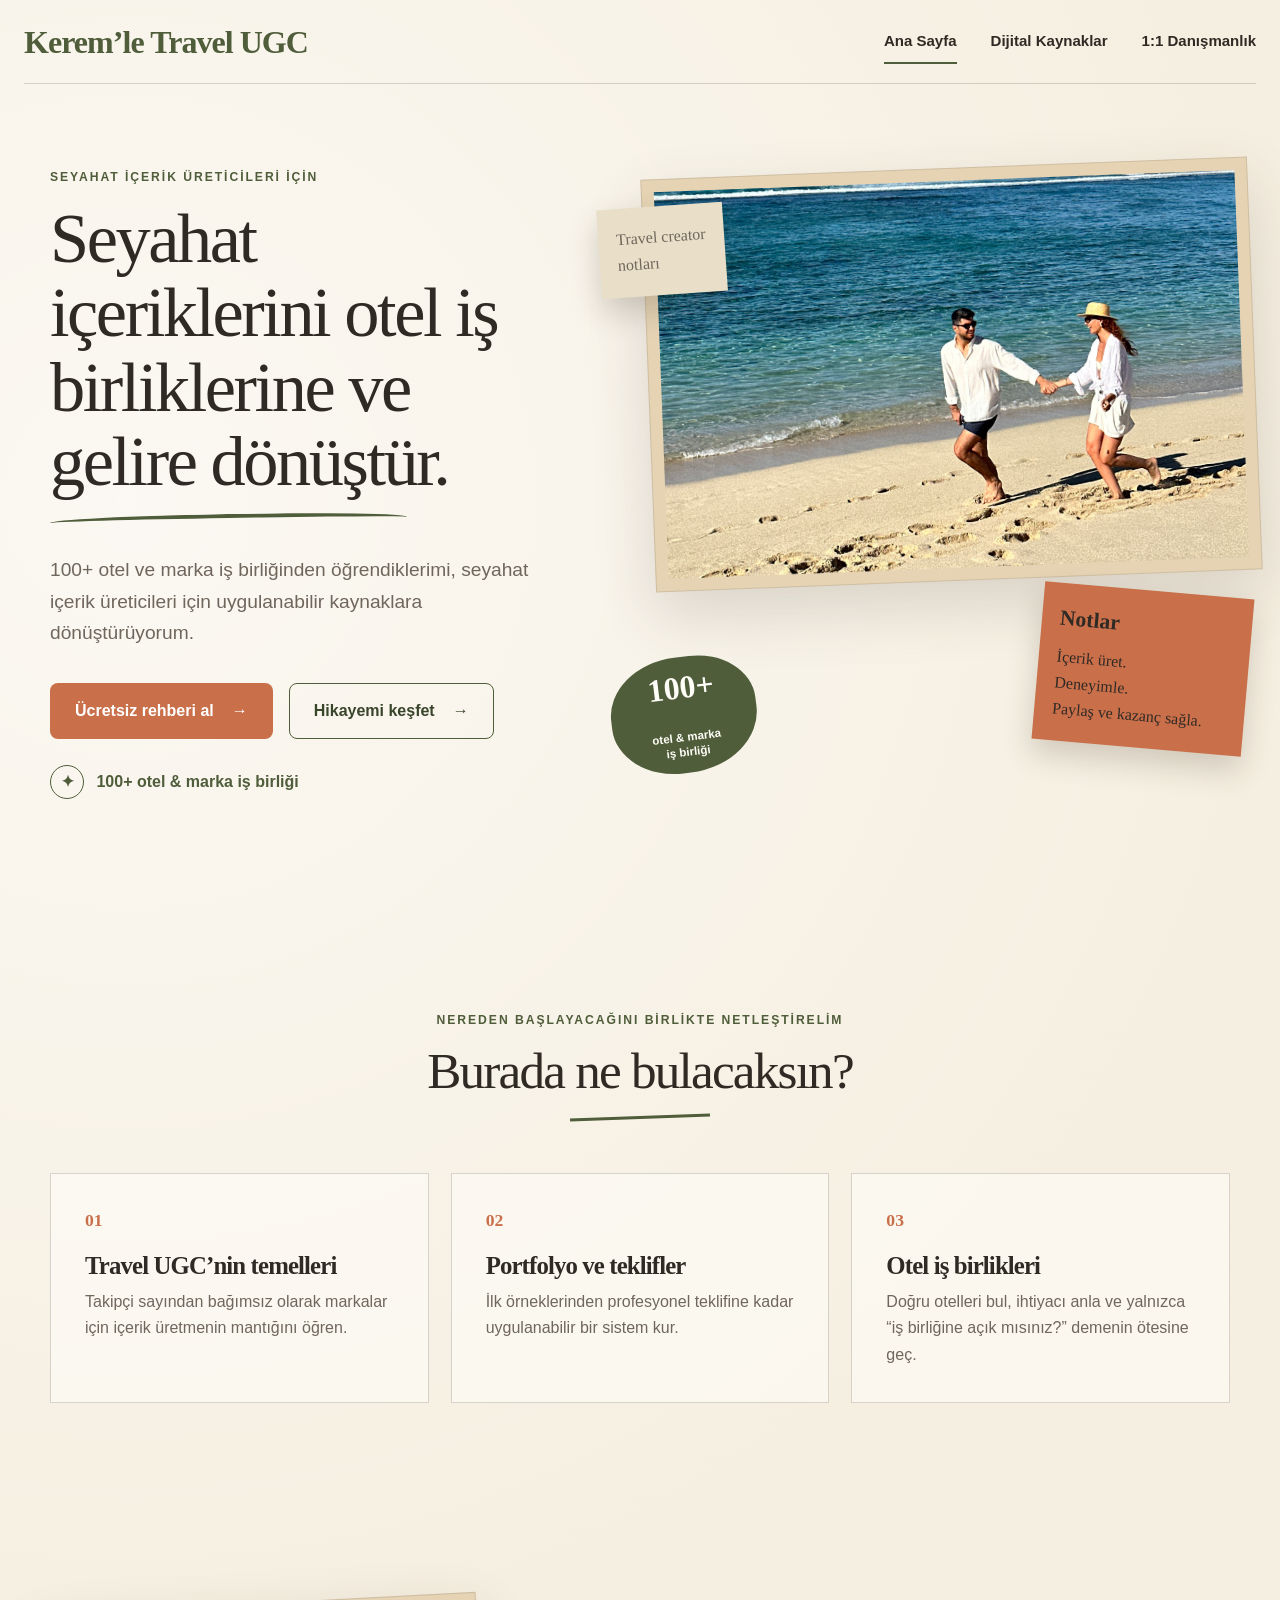
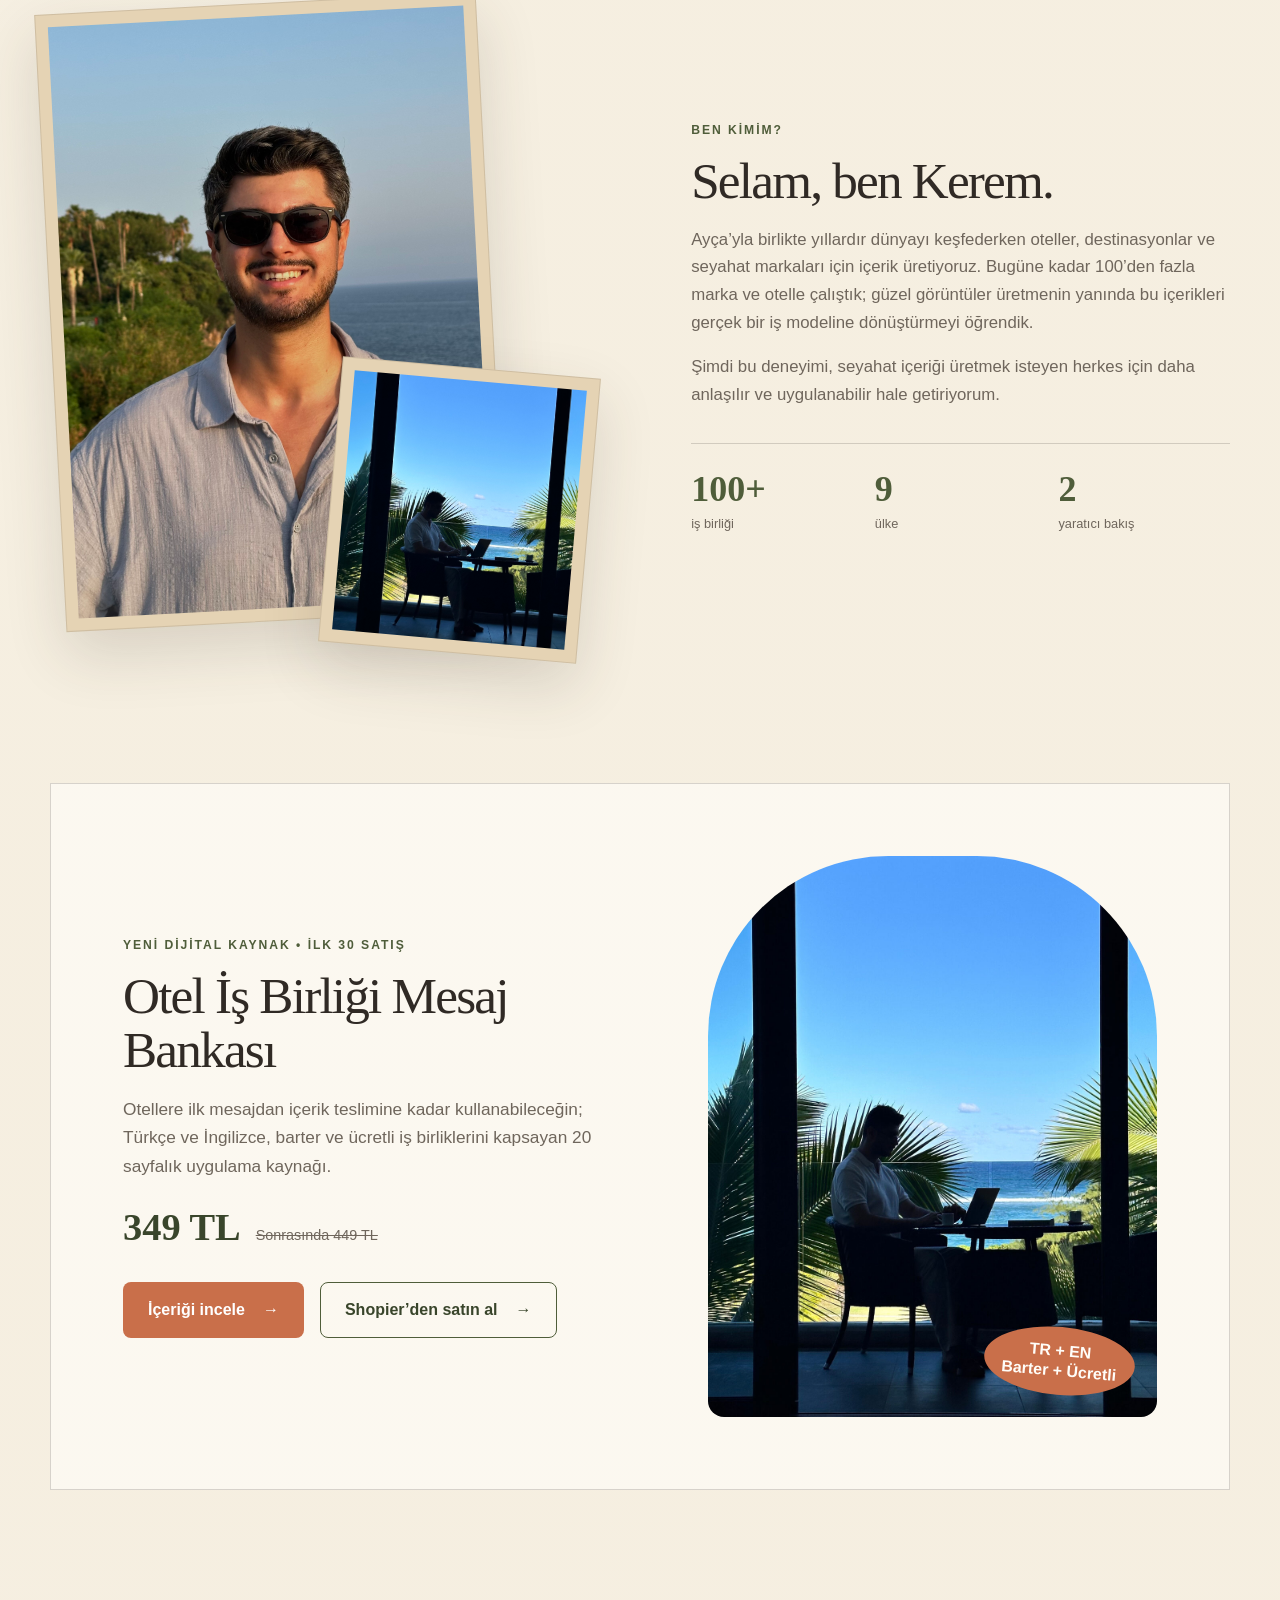
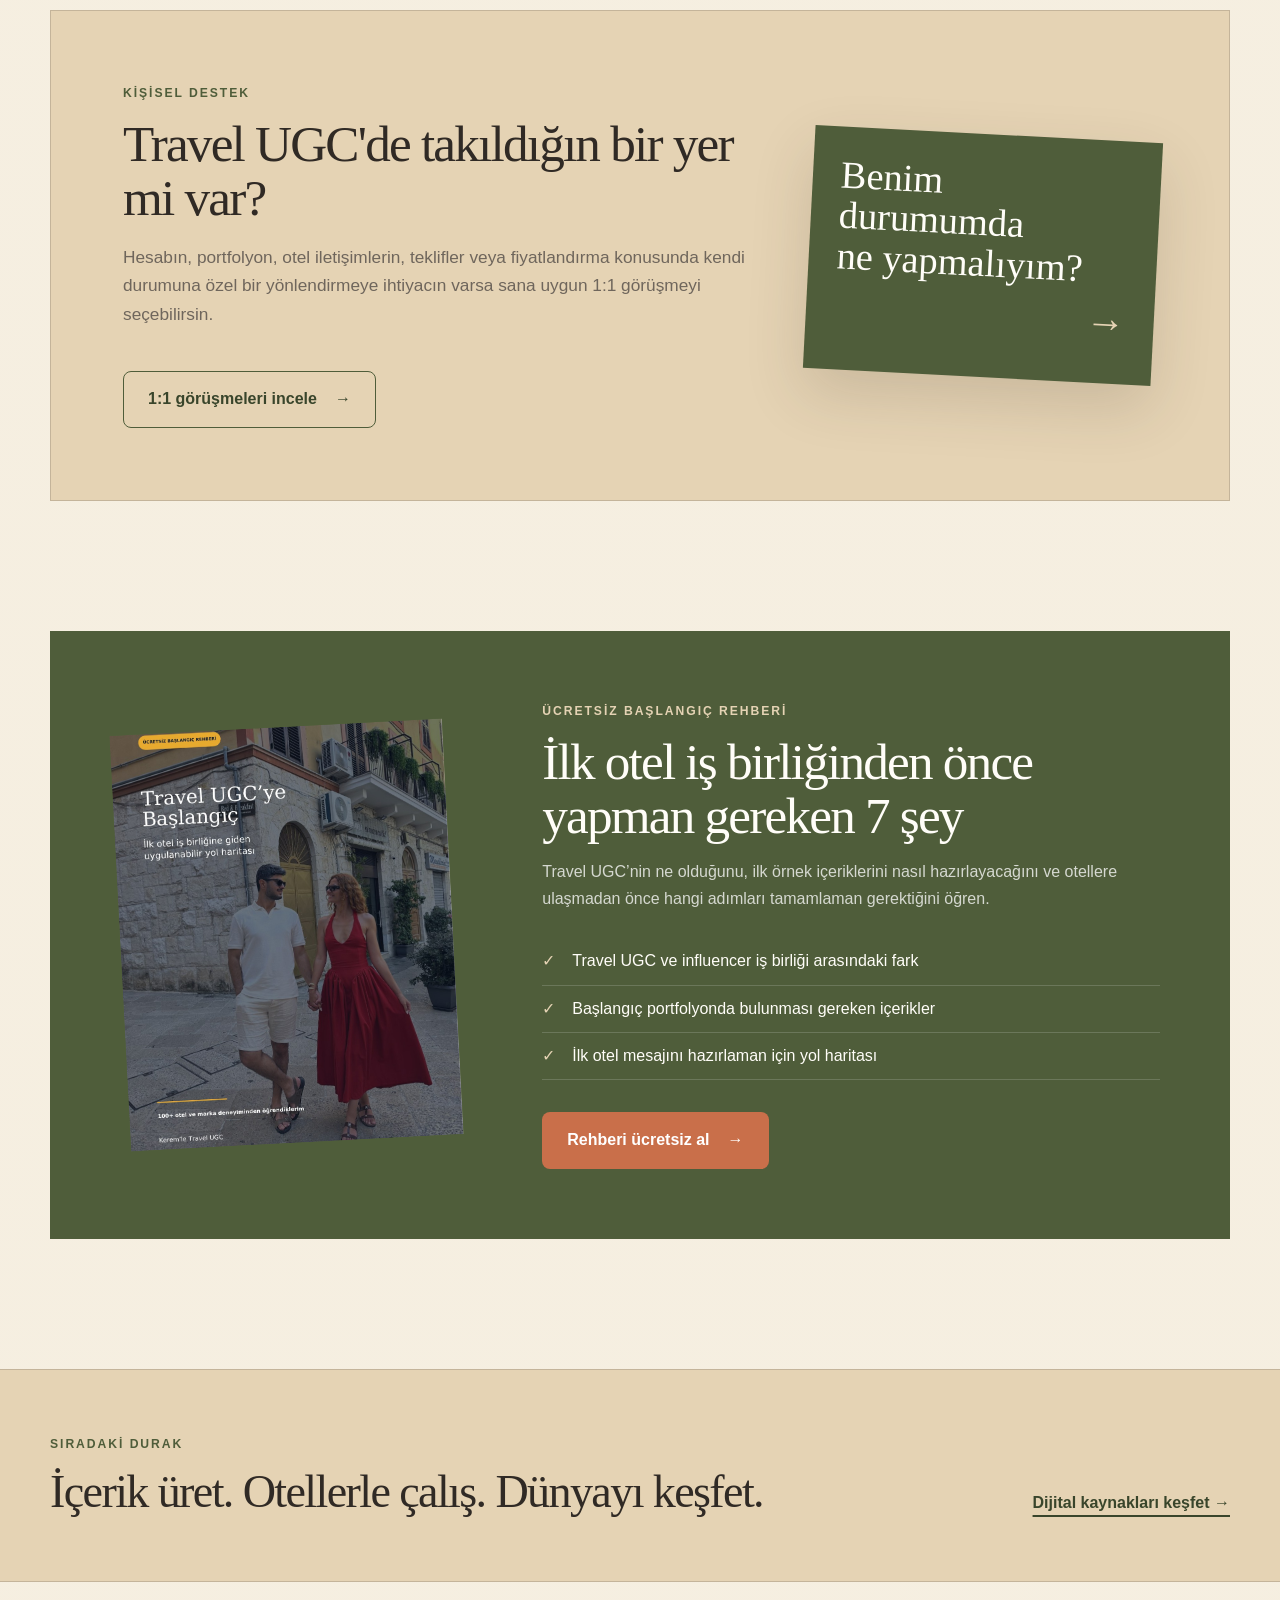
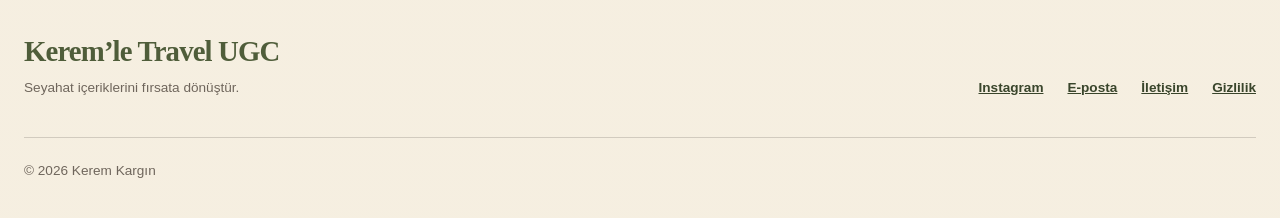
<file: index.html>
<!doctype html>
<html lang="tr">
<head>
  <meta charset="utf-8">
  <meta name="viewport" content="width=device-width, initial-scale=1">
  <meta name="description" content="Kerem Kargın'dan Travel UGC, otel iş birlikleri, portfolyo ve içerik üretimi kaynakları.">
  <title>Kerem'le Travel UGC</title>
  <link rel="stylesheet" href="assets/css/style.css?v=20260814">
  <script src="assets/js/site.js" defer></script>
</head>
<body>
  <header class="site-header">
    <a class="brand" href="index.html" aria-label="Kerem'le Travel UGC ana sayfa">
      Kerem’le <span>Travel UGC</span>
    </a>
    <button class="menu-toggle" type="button" aria-expanded="false" aria-controls="site-nav">
      <span></span><span></span><span></span>
      <span class="sr-only">Menüyü aç</span>
    </button>
    <nav id="site-nav" class="site-nav" aria-label="Ana menü">
      <a class="active" href="index.html">Ana Sayfa</a>
      <a href="kaynaklar.html">Dijital Kaynaklar</a>
      <a href="danismanlik.html">1:1 Danışmanlık</a>
    </nav>
  </header>

  <main>
    <section class="hero section-shell">
      <div class="hero-copy">
        <p class="eyebrow">Seyahat içerik üreticileri için</p>
        <h1>Seyahat içeriklerini otel iş birliklerine ve gelire dönüştür.</h1>
        <p class="hero-lead">
          100+ otel ve marka iş birliğinden öğrendiklerimi, seyahat içerik
          üreticileri için uygulanabilir kaynaklara dönüştürüyorum.
        </p>
        <div class="hero-actions">
          <a class="button button-primary" href="rehber.html">Ücretsiz rehberi al <span>→</span></a>
          <a class="button button-secondary" href="#hikayem">Hikayemi keşfet <span>→</span></a>
        </div>
        <p class="proof-line"><span>✦</span> 100+ otel &amp; marka iş birliği</p>
      </div>

      <div class="hero-visual" aria-label="Kerem ve Ayça'nın seyahat fotoğrafı">
        <div class="paper-note paper-note-small">Travel creator<br>notları</div>
        <div class="photo-frame photo-frame-hero media-frame" data-placeholder="hero-travel.jpeg">
          <img src="assets/images/hero-travel.jpeg" alt="Kerem ve Ayça seyahatte" onerror="handleImageError(this)">
        </div>
        <div class="paper-note paper-note-orange">
          <strong>Notlar</strong>
          İçerik üret.<br>Deneyimle.<br>Paylaş ve kazanç sağla.
        </div>
        <div class="stamp">100+<small>otel &amp; marka<br>iş birliği</small></div>
      </div>
    </section>

    <section class="intro section-shell" aria-labelledby="burada">
      <p class="eyebrow">Nereden başlayacağını birlikte netleştirelim</p>
      <h2 id="burada">Burada ne bulacaksın?</h2>
      <div class="feature-grid">
        <article class="feature-card">
          <span>01</span>
          <h3>Travel UGC’nin temelleri</h3>
          <p>Takipçi sayından bağımsız olarak markalar için içerik üretmenin mantığını öğren.</p>
        </article>
        <article class="feature-card">
          <span>02</span>
          <h3>Portfolyo ve teklifler</h3>
          <p>İlk örneklerinden profesyonel teklifine kadar uygulanabilir bir sistem kur.</p>
        </article>
        <article class="feature-card">
          <span>03</span>
          <h3>Otel iş birlikleri</h3>
          <p>Doğru otelleri bul, ihtiyacı anla ve yalnızca “iş birliğine açık mısınız?” demenin ötesine geç.</p>
        </article>
      </div>
    </section>

    <section id="hikayem" class="story section-shell">
      <div class="story-collage">
        <div class="photo-frame media-frame portrait" data-placeholder="about-kerem.jpeg">
          <img src="assets/images/about-kerem.jpeg" alt="Kerem Kargın seyahatte" loading="lazy" onerror="handleImageError(this)">
        </div>
        <div class="photo-frame media-frame story-small" data-placeholder="behind-scenes.jpeg">
          <img src="assets/images/behind-scenes.jpeg" alt="Kerem içerik üretirken" loading="lazy" onerror="handleImageError(this)">
        </div>
      </div>
      <div class="story-copy">
        <p class="eyebrow">Ben kimim?</p>
        <h2>Selam, ben Kerem.</h2>
        <p>
          Ayça’yla birlikte yıllardır dünyayı keşfederken oteller, destinasyonlar
          ve seyahat markaları için içerik üretiyoruz. Bugüne kadar 100’den fazla
          marka ve otelle çalıştık; güzel görüntüler üretmenin yanında bu
          içerikleri gerçek bir iş modeline dönüştürmeyi öğrendik.
        </p>
        <p>
          Şimdi bu deneyimi, seyahat içeriği üretmek isteyen herkes için daha
          anlaşılır ve uygulanabilir hale getiriyorum.
        </p>
        <div class="metric-row">
          <div><strong>100+</strong><span>iş birliği</span></div>
          <div><strong>9</strong><span>ülke</span></div>
          <div><strong>2</strong><span>yaratıcı bakış</span></div>
        </div>
      </div>
    </section>

    <section class="product-teaser section-shell" aria-labelledby="mesaj-bankasi">
      <div class="product-teaser-copy">
        <p class="eyebrow">Yeni dijital kaynak • İlk 30 satış</p>
        <h2 id="mesaj-bankasi">Otel İş Birliği Mesaj Bankası</h2>
        <p>Otellere ilk mesajdan içerik teslimine kadar kullanabileceğin; Türkçe ve İngilizce, barter ve ücretli iş birliklerini kapsayan 20 sayfalık uygulama kaynağı.</p>
        <div class="price-line"><strong>349 TL</strong><span>Sonrasında 449 TL</span></div>
        <div class="hero-actions">
          <a class="button button-primary" href="mesaj-bankasi.html">İçeriği incele <span>→</span></a>
          <a class="button button-secondary" href="https://www.shopier.com/keremletravelugc/49660574" target="_blank" rel="noreferrer">Shopier’den satın al <span>→</span></a>
        </div>
      </div>
      <div class="product-teaser-visual media-frame">
        <img src="assets/images/calisma-setup.jpg" alt="Kerem deniz manzarasında laptopuyla çalışırken" loading="lazy" onerror="handleImageError(this)">
        <span class="product-sticker">TR + EN<br>Barter + Ücretli</span>
      </div>
    </section>

    <section class="consultation-teaser section-shell" aria-labelledby="danismanlik-teaser">
      <div class="consultation-teaser-copy">
        <p class="eyebrow">Kişisel destek</p>
        <h2 id="danismanlik-teaser">Travel UGC'de takıldığın bir yer mi var?</h2>
        <p>Hesabın, portfolyon, otel iletişimlerin, teklifler veya fiyatlandırma konusunda kendi durumuna özel bir yönlendirmeye ihtiyacın varsa sana uygun 1:1 görüşmeyi seçebilirsin.</p>
        <a class="button button-secondary" href="danismanlik.html">1:1 görüşmeleri incele <span>→</span></a>
      </div>
      <div class="consultation-teaser-note">
        <span>Benim durumumda<br>ne yapmalıyım?</span>
        <strong>→</strong>
      </div>
    </section>

    <section class="guide-callout section-shell">
      <div class="guide-cover media-frame" data-placeholder="guide-cover-final.jpg">
        <img src="assets/images/guide-cover-final.jpg" alt="İlk otel iş birliğinden önce yapman gereken 7 şey - ücretsiz Travel UGC rehberi" loading="lazy" onerror="handleImageError(this)">
      </div>
      <div class="guide-copy">
        <p class="eyebrow">Ücretsiz başlangıç rehberi</p>
        <h2>İlk otel iş birliğinden önce yapman gereken 7 şey</h2>
        <p>
          Travel UGC’nin ne olduğunu, ilk örnek içeriklerini nasıl hazırlayacağını
          ve otellere ulaşmadan önce hangi adımları tamamlaman gerektiğini öğren.
        </p>
        <ul class="check-list">
          <li>Travel UGC ve influencer iş birliği arasındaki fark</li>
          <li>Başlangıç portfolyonda bulunması gereken içerikler</li>
          <li>İlk otel mesajını hazırlaman için yol haritası</li>
        </ul>
        <a class="button button-primary" href="rehber.html">Rehberi ücretsiz al <span>→</span></a>
      </div>
    </section>

    <section class="journal-strip">
      <div class="section-shell journal-inner">
        <div>
          <p class="eyebrow">Sıradaki durak</p>
          <h2>İçerik üret. Otellerle çalış. Dünyayı keşfet.</h2>
        </div>
        <a class="text-link" href="kaynaklar.html">Dijital kaynakları keşfet <span>→</span></a>
      </div>
    </section>
  </main>

  <footer class="site-footer">
    <div>
      <a class="brand footer-brand" href="index.html">Kerem’le <span>Travel UGC</span></a>
      <p>Seyahat içeriklerini fırsata dönüştür.</p>
    </div>
    <div class="footer-links">
      <a href="https://www.instagram.com/keremletravelugc/" target="_blank" rel="noreferrer">Instagram</a>
      <a href="mailto:keremletravelugc@gmail.com">E-posta</a>
      <a href="iletisim.html">İletişim</a>
      <a href="gizlilik.html">Gizlilik</a>
    </div>
    <p class="copyright">© <span data-current-year></span> Kerem Kargın</p>
  </footer>
</body>
</html>
</file>
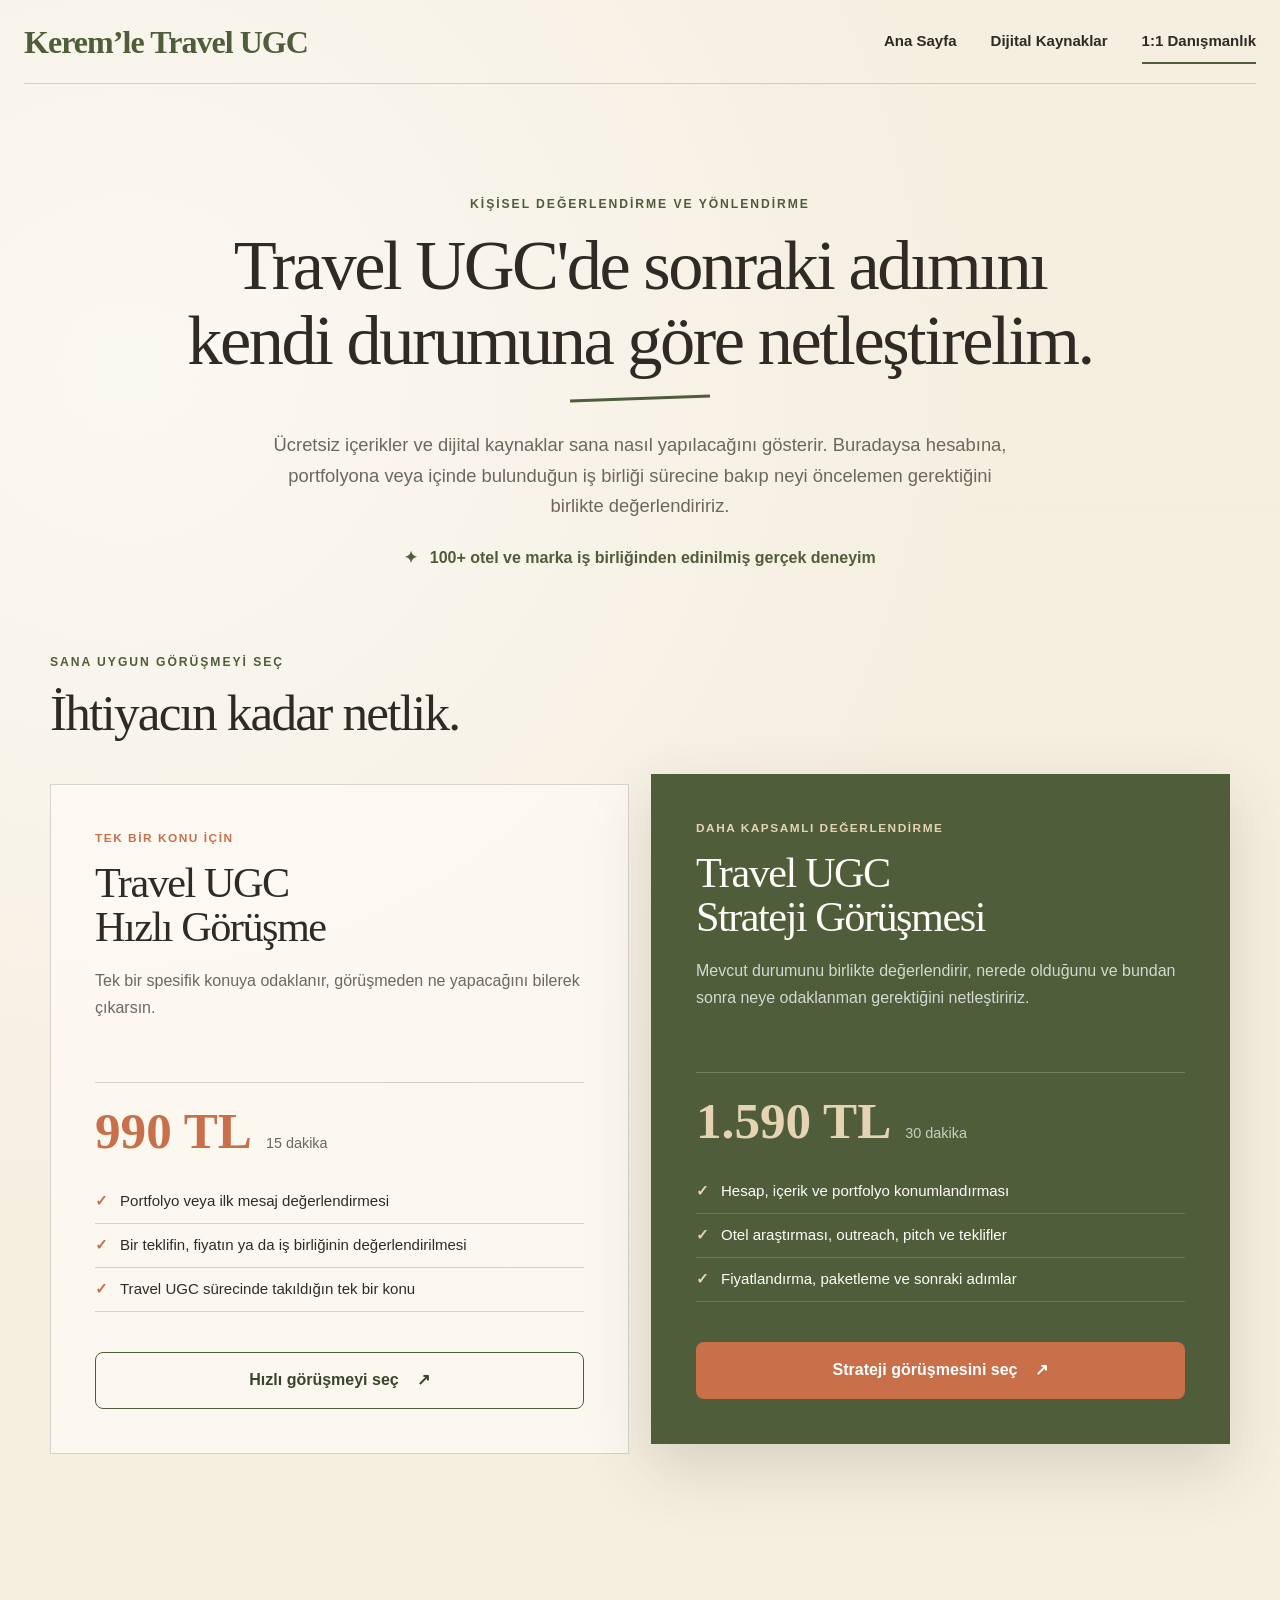
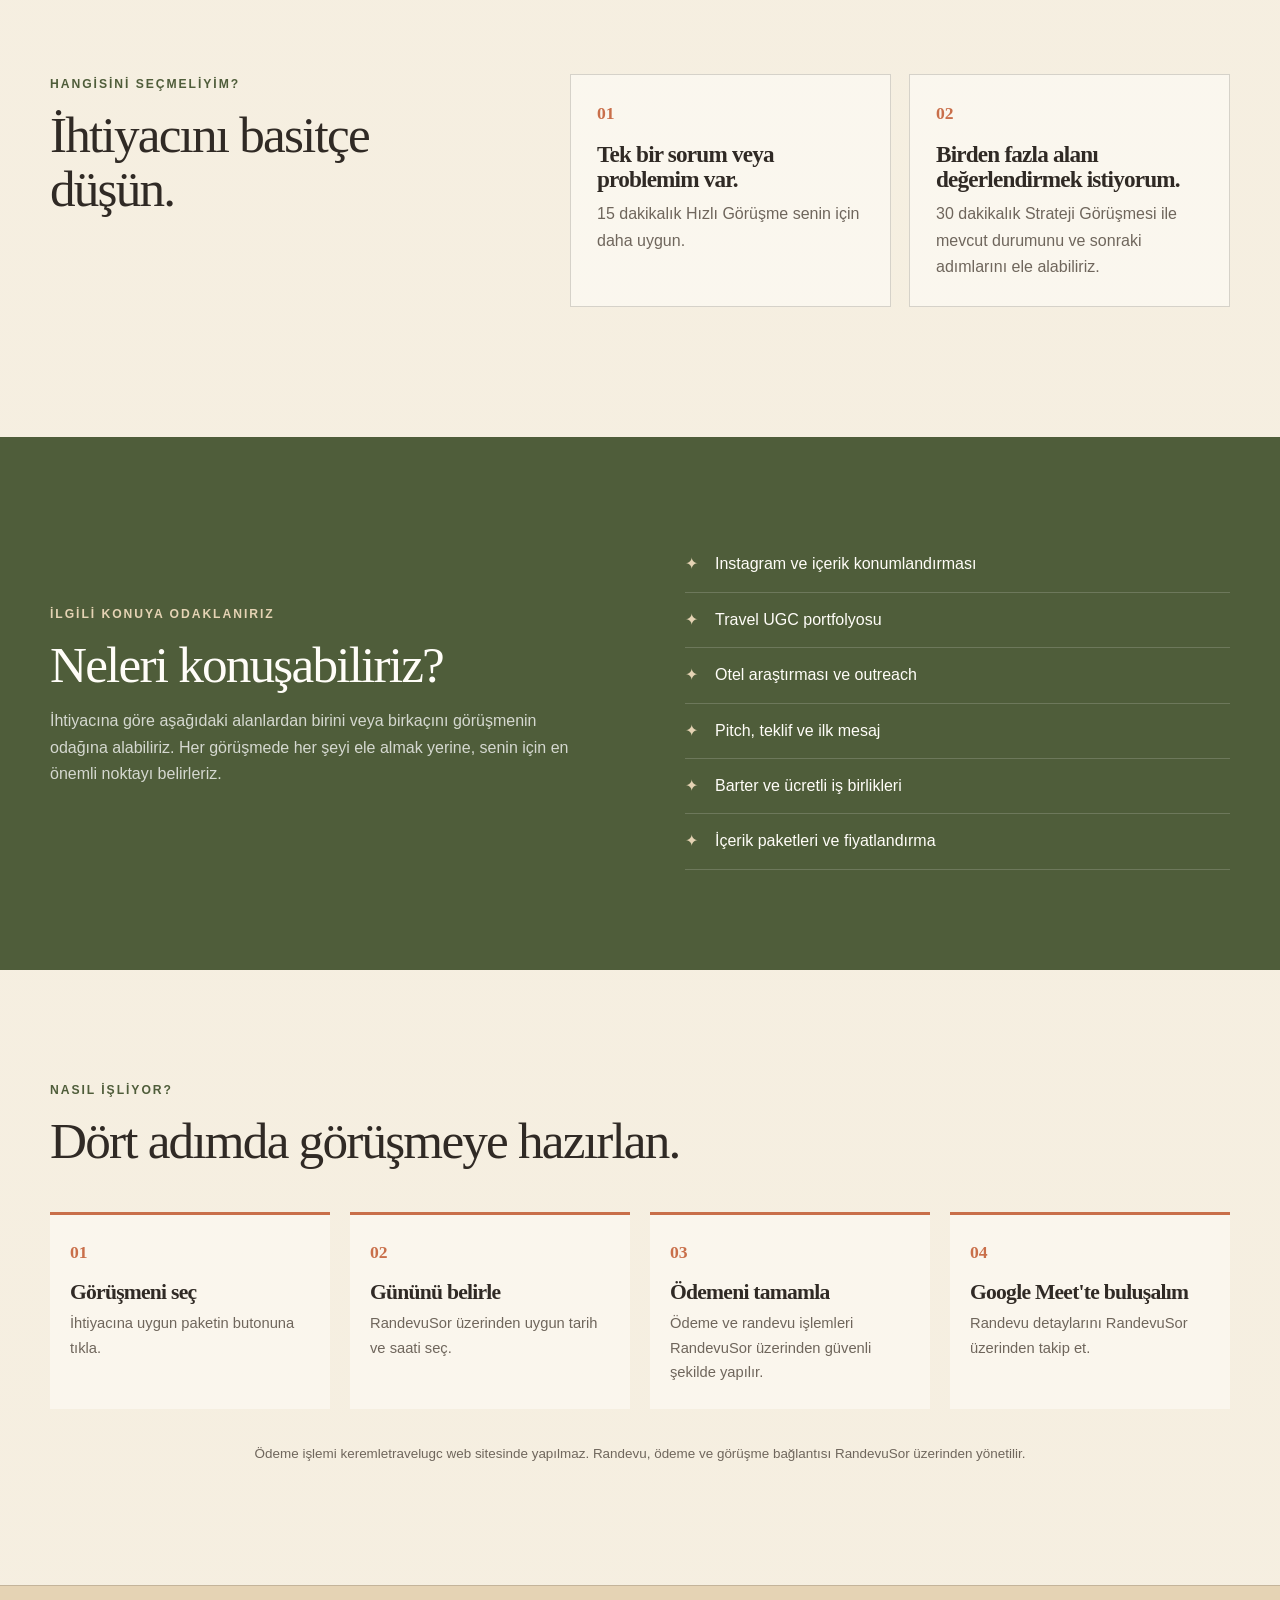
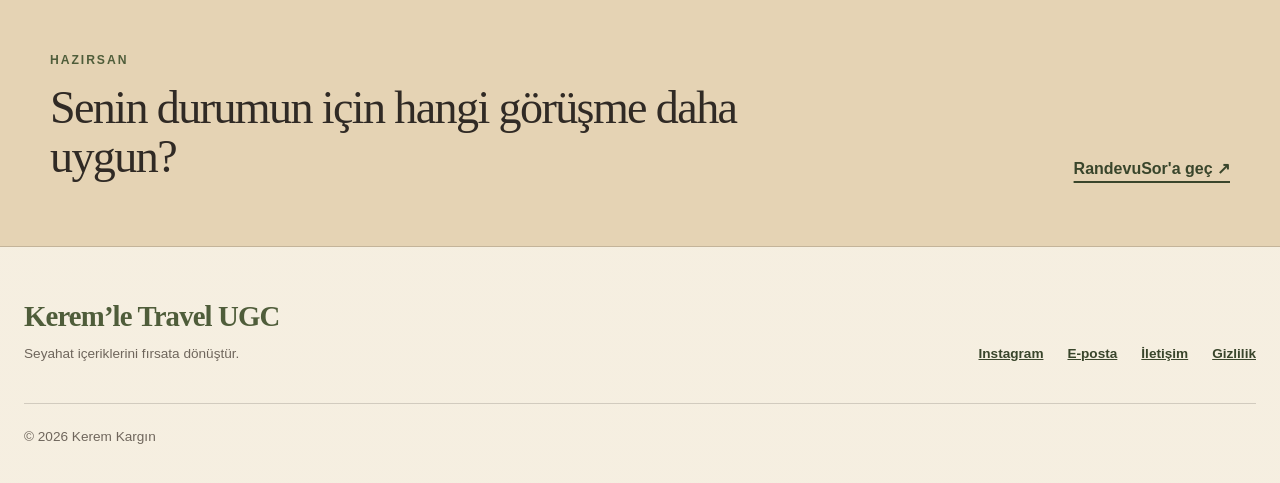
<file: danismanlik.html>
<!doctype html>
<html lang="tr">
<head>
  <meta charset="utf-8">
  <meta name="viewport" content="width=device-width, initial-scale=1">
  <meta name="description" content="Travel UGC hesabını, portfolyonu ve otel iş birlikleri sürecini kendi durumuna göre değerlendirmek için 1:1 danışmanlık görüşmeleri.">
  <meta property="og:title" content="1:1 Travel UGC Danışmanlık | Kerem'le Travel UGC">
  <meta property="og:description" content="Genel tavsiyeler yerine kendi durumuna özel değerlendirme ve net bir sonraki adım.">
  <title>1:1 Travel UGC Danışmanlık | Kerem'le Travel UGC</title>
  <link rel="stylesheet" href="assets/css/style.css?v=20260819">
  <script src="assets/js/site.js" defer></script>
</head>
<body>
  <header class="site-header">
    <a class="brand" href="index.html" aria-label="Kerem'le Travel UGC ana sayfa">Kerem’le <span>Travel UGC</span></a>
    <button class="menu-toggle" type="button" aria-expanded="false" aria-controls="site-nav">
      <span></span><span></span><span></span><span class="sr-only">Menüyü aç</span>
    </button>
    <nav id="site-nav" class="site-nav" aria-label="Ana menü">
      <a href="index.html">Ana Sayfa</a>
      <a href="kaynaklar.html">Dijital Kaynaklar</a>
      <a class="active" href="danismanlik.html">1:1 Danışmanlık</a>
    </nav>
  </header>

  <main>
    <section class="consultation-page-hero section-shell">
      <p class="eyebrow">Kişisel değerlendirme ve yönlendirme</p>
      <h1>Travel UGC'de sonraki adımını kendi durumuna göre netleştirelim.</h1>
      <p class="consultation-lead">Ücretsiz içerikler ve dijital kaynaklar sana nasıl yapılacağını gösterir. Buradaysa hesabına, portfolyona veya içinde bulunduğun iş birliği sürecine bakıp neyi öncelemen gerektiğini birlikte değerlendiririz.</p>
      <p class="consultation-proof"><span>✦</span> 100+ otel ve marka iş birliğinden edinilmiş gerçek deneyim</p>
    </section>

    <section class="consultation-packages section-shell" aria-labelledby="paketler">
      <div class="section-heading">
        <p class="eyebrow">Sana uygun görüşmeyi seç</p>
        <h2 id="paketler">İhtiyacın kadar netlik.</h2>
      </div>
      <div class="package-grid">
        <article class="package-card">
          <p class="card-label">Tek bir konu için</p>
          <h2>Travel UGC<br>Hızlı Görüşme</h2>
          <p class="package-summary">Tek bir spesifik konuya odaklanır, görüşmeden ne yapacağını bilerek çıkarsın.</p>
          <div class="package-price"><strong>990 TL</strong><span>15 dakika</span></div>
          <ul class="package-list">
            <li>Portfolyo veya ilk mesaj değerlendirmesi</li>
            <li>Bir teklifin, fiyatın ya da iş birliğinin değerlendirilmesi</li>
            <li>Travel UGC sürecinde takıldığın tek bir konu</li>
          </ul>
          <a class="button button-secondary" href="https://randevusor.com/keremletravelugc" target="_blank" rel="noopener noreferrer">Hızlı görüşmeyi seç <span>↗</span></a>
        </article>
        <article class="package-card package-card-featured">
          <p class="card-label">Daha kapsamlı değerlendirme</p>
          <h2>Travel UGC<br>Strateji Görüşmesi</h2>
          <p class="package-summary">Mevcut durumunu birlikte değerlendirir, nerede olduğunu ve bundan sonra neye odaklanman gerektiğini netleştiririz.</p>
          <div class="package-price"><strong>1.590 TL</strong><span>30 dakika</span></div>
          <ul class="package-list">
            <li>Hesap, içerik ve portfolyo konumlandırması</li>
            <li>Otel araştırması, outreach, pitch ve teklifler</li>
            <li>Fiyatlandırma, paketleme ve sonraki adımlar</li>
          </ul>
          <a class="button button-primary" href="https://randevusor.com/keremletravelugc" target="_blank" rel="noopener noreferrer">Strateji görüşmesini seç <span>↗</span></a>
        </article>
      </div>
    </section>

    <section class="choose-section section-shell" aria-labelledby="secim">
      <div>
        <p class="eyebrow">Hangisini seçmeliyim?</p>
        <h2 id="secim">İhtiyacını basitçe düşün.</h2>
      </div>
      <div class="choose-grid">
        <div><span>01</span><h3>Tek bir sorum veya problemim var.</h3><p>15 dakikalık Hızlı Görüşme senin için daha uygun.</p></div>
        <div><span>02</span><h3>Birden fazla alanı değerlendirmek istiyorum.</h3><p>30 dakikalık Strateji Görüşmesi ile mevcut durumunu ve sonraki adımlarını ele alabiliriz.</p></div>
      </div>
    </section>

    <section class="topics-section">
      <div class="section-shell topics-inner">
        <div>
          <p class="eyebrow">İlgili konuya odaklanırız</p>
          <h2>Neleri konuşabiliriz?</h2>
          <p>İhtiyacına göre aşağıdaki alanlardan birini veya birkaçını görüşmenin odağına alabiliriz. Her görüşmede her şeyi ele almak yerine, senin için en önemli noktayı belirleriz.</p>
        </div>
        <ul class="topic-list">
          <li>Instagram ve içerik konumlandırması</li>
          <li>Travel UGC portfolyosu</li>
          <li>Otel araştırması ve outreach</li>
          <li>Pitch, teklif ve ilk mesaj</li>
          <li>Barter ve ücretli iş birlikleri</li>
          <li>İçerik paketleri ve fiyatlandırma</li>
        </ul>
      </div>
    </section>

    <section class="how-section section-shell" aria-labelledby="surec">
      <div class="section-heading">
        <p class="eyebrow">Nasıl işliyor?</p>
        <h2 id="surec">Dört adımda görüşmeye hazırlan.</h2>
      </div>
      <ol class="how-grid">
        <li><span>01</span><h3>Görüşmeni seç</h3><p>İhtiyacına uygun paketin butonuna tıkla.</p></li>
        <li><span>02</span><h3>Gününü belirle</h3><p>RandevuSor üzerinden uygun tarih ve saati seç.</p></li>
        <li><span>03</span><h3>Ödemeni tamamla</h3><p>Ödeme ve randevu işlemleri RandevuSor üzerinden güvenli şekilde yapılır.</p></li>
        <li><span>04</span><h3>Google Meet'te buluşalım</h3><p>Randevu detaylarını RandevuSor üzerinden takip et.</p></li>
      </ol>
      <p class="external-note">Ödeme işlemi keremletravelugc web sitesinde yapılmaz. Randevu, ödeme ve görüşme bağlantısı RandevuSor üzerinden yönetilir.</p>
    </section>

    <section class="journal-strip">
      <div class="section-shell journal-inner">
        <div><p class="eyebrow">Hazırsan</p><h2>Senin durumun için hangi görüşme daha uygun?</h2></div>
        <a class="text-link" href="https://randevusor.com/keremletravelugc" target="_blank" rel="noopener noreferrer">RandevuSor'a geç <span>↗</span></a>
      </div>
    </section>
  </main>

  <footer class="site-footer">
    <div><a class="brand footer-brand" href="index.html">Kerem’le <span>Travel UGC</span></a><p>Seyahat içeriklerini fırsata dönüştür.</p></div>
    <div class="footer-links"><a href="https://www.instagram.com/keremletravelugc/" target="_blank" rel="noreferrer">Instagram</a><a href="mailto:keremletravelugc@gmail.com">E-posta</a><a href="iletisim.html">İletişim</a><a href="gizlilik.html">Gizlilik</a></div>
    <p class="copyright">© <span data-current-year></span> Kerem Kargın</p>
  </footer>
</body>
</html>
</file>
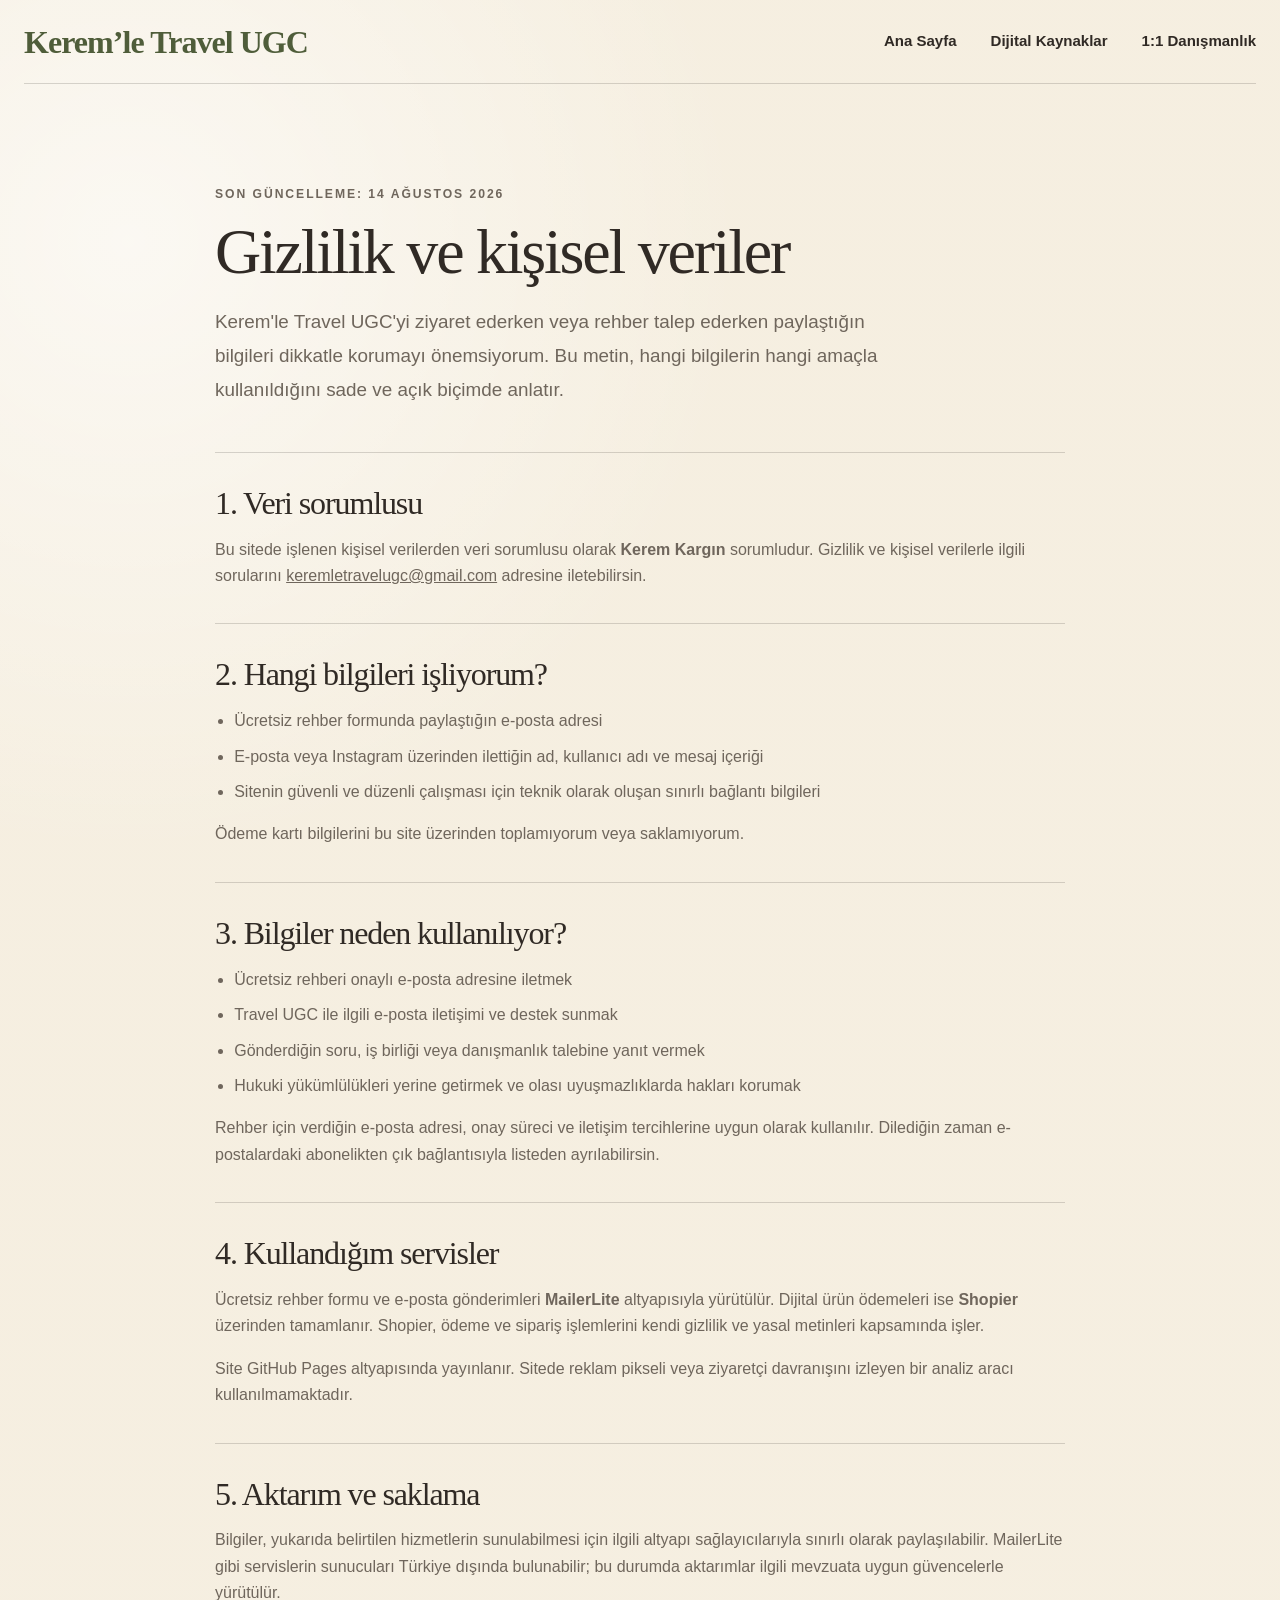
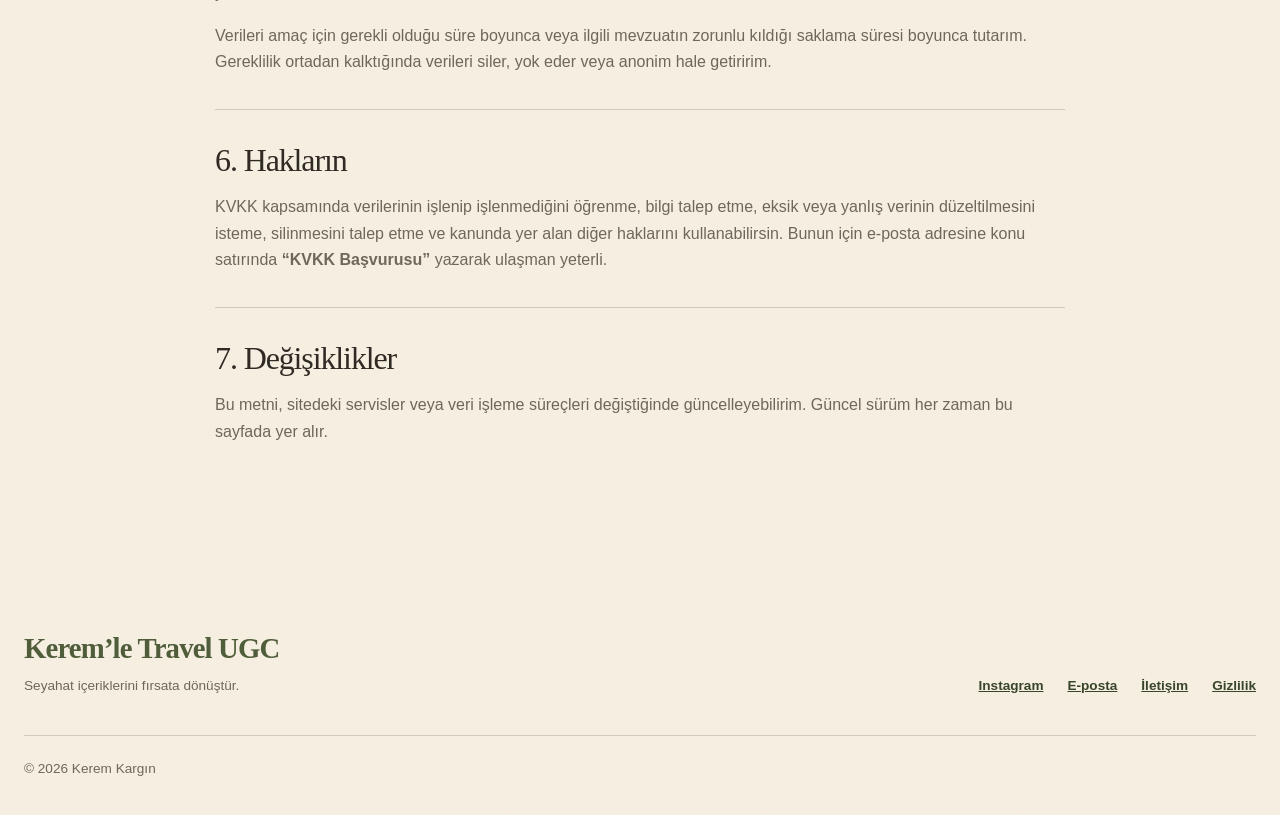
<file: gizlilik.html>
<!doctype html>
<html lang="tr">
<head>
  <meta charset="utf-8">
  <meta name="viewport" content="width=device-width, initial-scale=1">
  <meta name="description" content="Kerem'le Travel UGC gizlilik politikası ve KVKK aydınlatma metni.">
  <title>Gizlilik ve Kişisel Veriler | Kerem'le Travel UGC</title>
  <link rel="stylesheet" href="assets/css/style.css?v=20260814">
  <script src="assets/js/site.js" defer></script>
</head>
<body>
  <header class="site-header">
    <a class="brand" href="index.html">Kerem’le <span>Travel UGC</span></a>
    <button class="menu-toggle" type="button" aria-expanded="false" aria-controls="site-nav"><span></span><span></span><span></span><span class="sr-only">Menüyü aç</span></button>
    <nav id="site-nav" class="site-nav"><a href="index.html">Ana Sayfa</a><a href="kaynaklar.html">Dijital Kaynaklar</a><a href="danismanlik.html">1:1 Danışmanlık</a></nav>
  </header>
  <main class="legal-page section-shell">
    <p class="eyebrow">Son güncelleme: 14 Ağustos 2026</p>
    <h1>Gizlilik ve kişisel veriler</h1>
    <p class="legal-lead">Kerem'le Travel UGC'yi ziyaret ederken veya rehber talep ederken paylaştığın bilgileri dikkatle korumayı önemsiyorum. Bu metin, hangi bilgilerin hangi amaçla kullanıldığını sade ve açık biçimde anlatır.</p>
    <section class="legal-block"><h2>1. Veri sorumlusu</h2><p>Bu sitede işlenen kişisel verilerden veri sorumlusu olarak <strong>Kerem Kargın</strong> sorumludur. Gizlilik ve kişisel verilerle ilgili sorularını <a href="mailto:keremletravelugc@gmail.com">keremletravelugc@gmail.com</a> adresine iletebilirsin.</p></section>
    <section class="legal-block"><h2>2. Hangi bilgileri işliyorum?</h2><ul><li>Ücretsiz rehber formunda paylaştığın e-posta adresi</li><li>E-posta veya Instagram üzerinden ilettiğin ad, kullanıcı adı ve mesaj içeriği</li><li>Sitenin güvenli ve düzenli çalışması için teknik olarak oluşan sınırlı bağlantı bilgileri</li></ul><p>Ödeme kartı bilgilerini bu site üzerinden toplamıyorum veya saklamıyorum.</p></section>
    <section class="legal-block"><h2>3. Bilgiler neden kullanılıyor?</h2><ul><li>Ücretsiz rehberi onaylı e-posta adresine iletmek</li><li>Travel UGC ile ilgili e-posta iletişimi ve destek sunmak</li><li>Gönderdiğin soru, iş birliği veya danışmanlık talebine yanıt vermek</li><li>Hukuki yükümlülükleri yerine getirmek ve olası uyuşmazlıklarda hakları korumak</li></ul><p>Rehber için verdiğin e-posta adresi, onay süreci ve iletişim tercihlerine uygun olarak kullanılır. Dilediğin zaman e-postalardaki abonelikten çık bağlantısıyla listeden ayrılabilirsin.</p></section>
    <section class="legal-block"><h2>4. Kullandığım servisler</h2><p>Ücretsiz rehber formu ve e-posta gönderimleri <strong>MailerLite</strong> altyapısıyla yürütülür. Dijital ürün ödemeleri ise <strong>Shopier</strong> üzerinden tamamlanır. Shopier, ödeme ve sipariş işlemlerini kendi gizlilik ve yasal metinleri kapsamında işler.</p><p>Site GitHub Pages altyapısında yayınlanır. Sitede reklam pikseli veya ziyaretçi davranışını izleyen bir analiz aracı kullanılmamaktadır.</p></section>
    <section class="legal-block"><h2>5. Aktarım ve saklama</h2><p>Bilgiler, yukarıda belirtilen hizmetlerin sunulabilmesi için ilgili altyapı sağlayıcılarıyla sınırlı olarak paylaşılabilir. MailerLite gibi servislerin sunucuları Türkiye dışında bulunabilir; bu durumda aktarımlar ilgili mevzuata uygun güvencelerle yürütülür.</p><p>Verileri amaç için gerekli olduğu süre boyunca veya ilgili mevzuatın zorunlu kıldığı saklama süresi boyunca tutarım. Gereklilik ortadan kalktığında verileri siler, yok eder veya anonim hale getiririm.</p></section>
    <section class="legal-block"><h2>6. Hakların</h2><p>KVKK kapsamında verilerinin işlenip işlenmediğini öğrenme, bilgi talep etme, eksik veya yanlış verinin düzeltilmesini isteme, silinmesini talep etme ve kanunda yer alan diğer haklarını kullanabilirsin. Bunun için e-posta adresine konu satırında <strong>“KVKK Başvurusu”</strong> yazarak ulaşman yeterli.</p></section>
    <section class="legal-block"><h2>7. Değişiklikler</h2><p>Bu metni, sitedeki servisler veya veri işleme süreçleri değiştiğinde güncelleyebilirim. Güncel sürüm her zaman bu sayfada yer alır.</p></section>
  </main>
  <footer class="site-footer">
    <div><a class="brand footer-brand" href="index.html">Kerem’le <span>Travel UGC</span></a><p>Seyahat içeriklerini fırsata dönüştür.</p></div>
    <div class="footer-links"><a href="https://www.instagram.com/keremletravelugc/" target="_blank" rel="noreferrer">Instagram</a><a href="mailto:keremletravelugc@gmail.com">E-posta</a><a href="iletisim.html">İletişim</a><a href="gizlilik.html">Gizlilik</a></div>
    <p class="copyright">© <span data-current-year></span> Kerem Kargın</p>
  </footer>
</body>
</html>
</file>
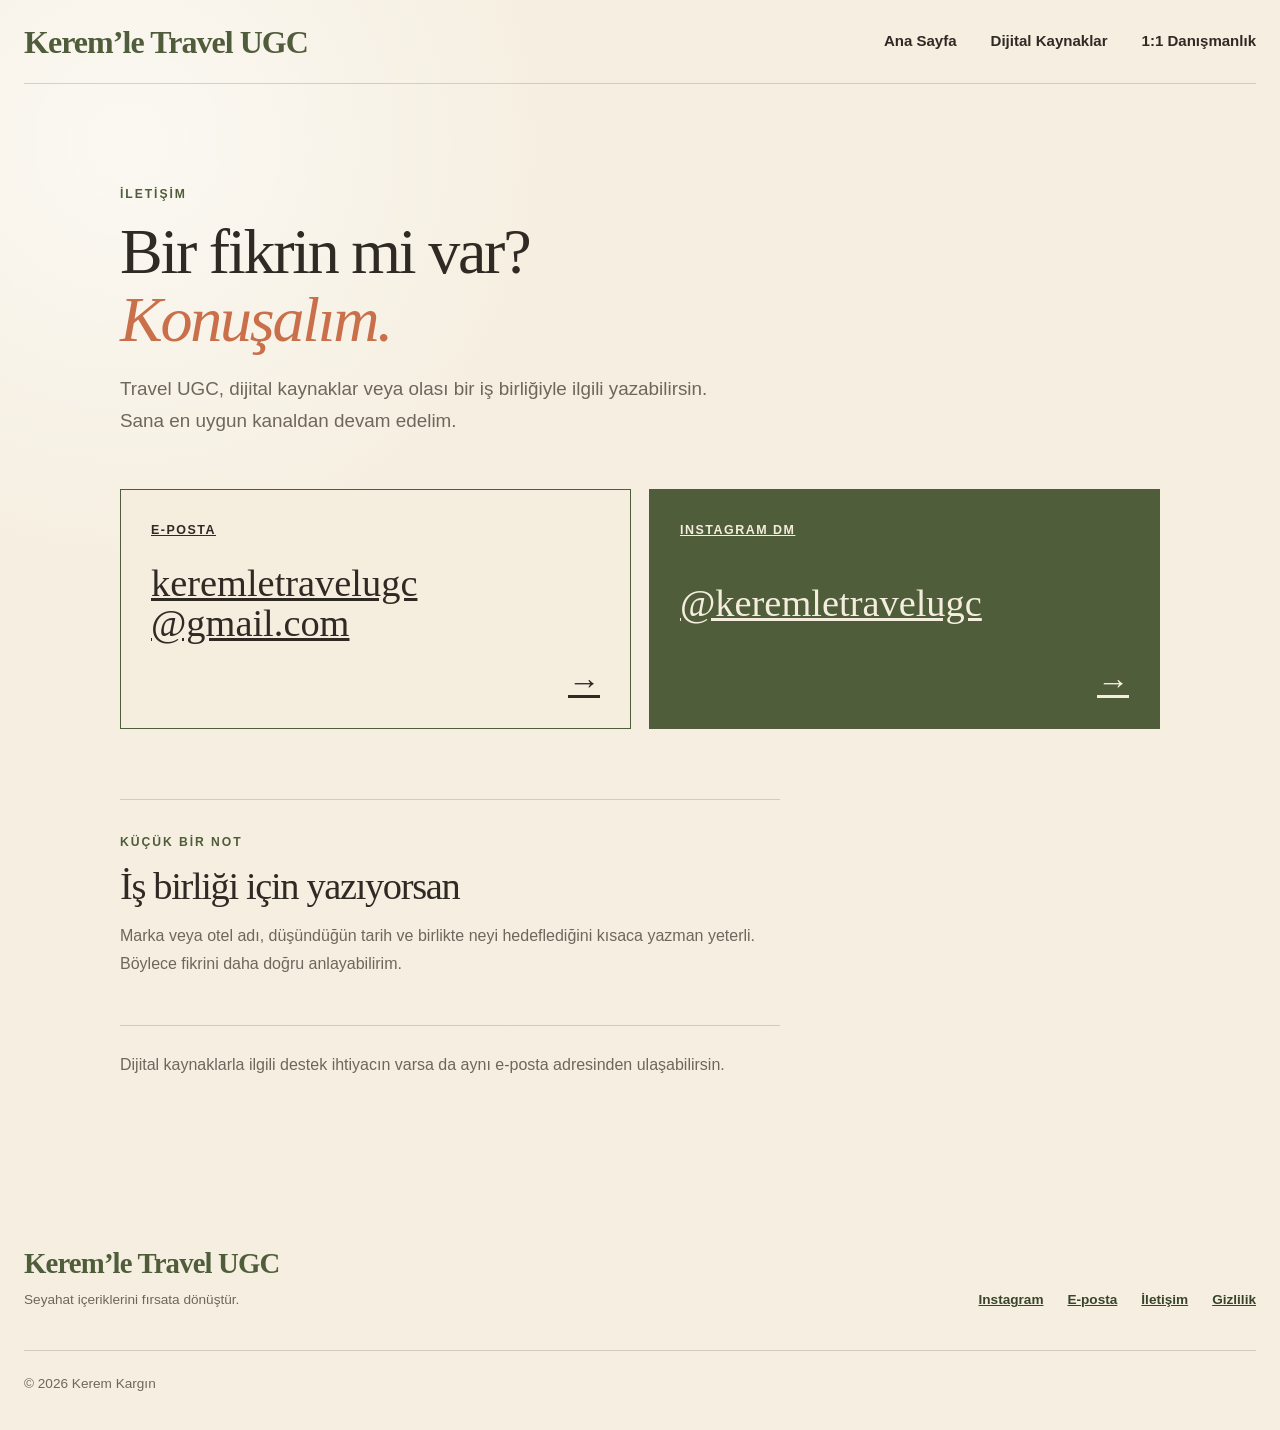
<file: iletisim.html>
<!doctype html>
<html lang="tr">
<head>
  <meta charset="utf-8">
  <meta name="viewport" content="width=device-width, initial-scale=1">
  <meta name="description" content="Kerem'le Travel UGC ile iletişime geç.">
  <title>İletişim | Kerem'le Travel UGC</title>
  <link rel="stylesheet" href="assets/css/style.css?v=20260814">
  <script src="assets/js/site.js" defer></script>
</head>
<body>
  <header class="site-header">
    <a class="brand" href="index.html">Kerem’le <span>Travel UGC</span></a>
    <button class="menu-toggle" type="button" aria-expanded="false" aria-controls="site-nav"><span></span><span></span><span></span><span class="sr-only">Menüyü aç</span></button>
    <nav id="site-nav" class="site-nav"><a href="index.html">Ana Sayfa</a><a href="kaynaklar.html">Dijital Kaynaklar</a><a href="danismanlik.html">1:1 Danışmanlık</a></nav>
  </header>
  <main class="contact-page section-shell">
    <p class="eyebrow">İletişim</p>
    <h1>Bir fikrin mi var?<br><em>Konuşalım.</em></h1>
    <p class="contact-intro">Travel UGC, dijital kaynaklar veya olası bir iş birliğiyle ilgili yazabilirsin. Sana en uygun kanaldan devam edelim.</p>
    <section class="contact-options" aria-label="İletişim seçenekleri">
      <a class="contact-card" href="mailto:keremletravelugc@gmail.com"><span class="contact-kicker">E-posta</span><strong>keremletravelugc<br>@gmail.com</strong><span class="contact-arrow">→</span></a>
      <a class="contact-card contact-card-olive" href="https://www.instagram.com/keremletravelugc/" target="_blank" rel="noreferrer"><span class="contact-kicker">Instagram DM</span><strong>@keremletravelugc</strong><span class="contact-arrow">→</span></a>
    </section>
    <section class="contact-note"><p class="eyebrow">Küçük bir not</p><h2>İş birliği için yazıyorsan</h2><p>Marka veya otel adı, düşündüğün tarih ve birlikte neyi hedeflediğini kısaca yazman yeterli. Böylece fikrini daha doğru anlayabilirim.</p></section>
    <p class="contact-support">Dijital kaynaklarla ilgili destek ihtiyacın varsa da aynı e-posta adresinden ulaşabilirsin.</p>
  </main>
  <footer class="site-footer">
    <div><a class="brand footer-brand" href="index.html">Kerem’le <span>Travel UGC</span></a><p>Seyahat içeriklerini fırsata dönüştür.</p></div>
    <div class="footer-links"><a href="https://www.instagram.com/keremletravelugc/" target="_blank" rel="noreferrer">Instagram</a><a href="mailto:keremletravelugc@gmail.com">E-posta</a><a href="iletisim.html">İletişim</a><a href="gizlilik.html">Gizlilik</a></div>
    <p class="copyright">© <span data-current-year></span> Kerem Kargın</p>
  </footer>
</body>
</html>
</file>
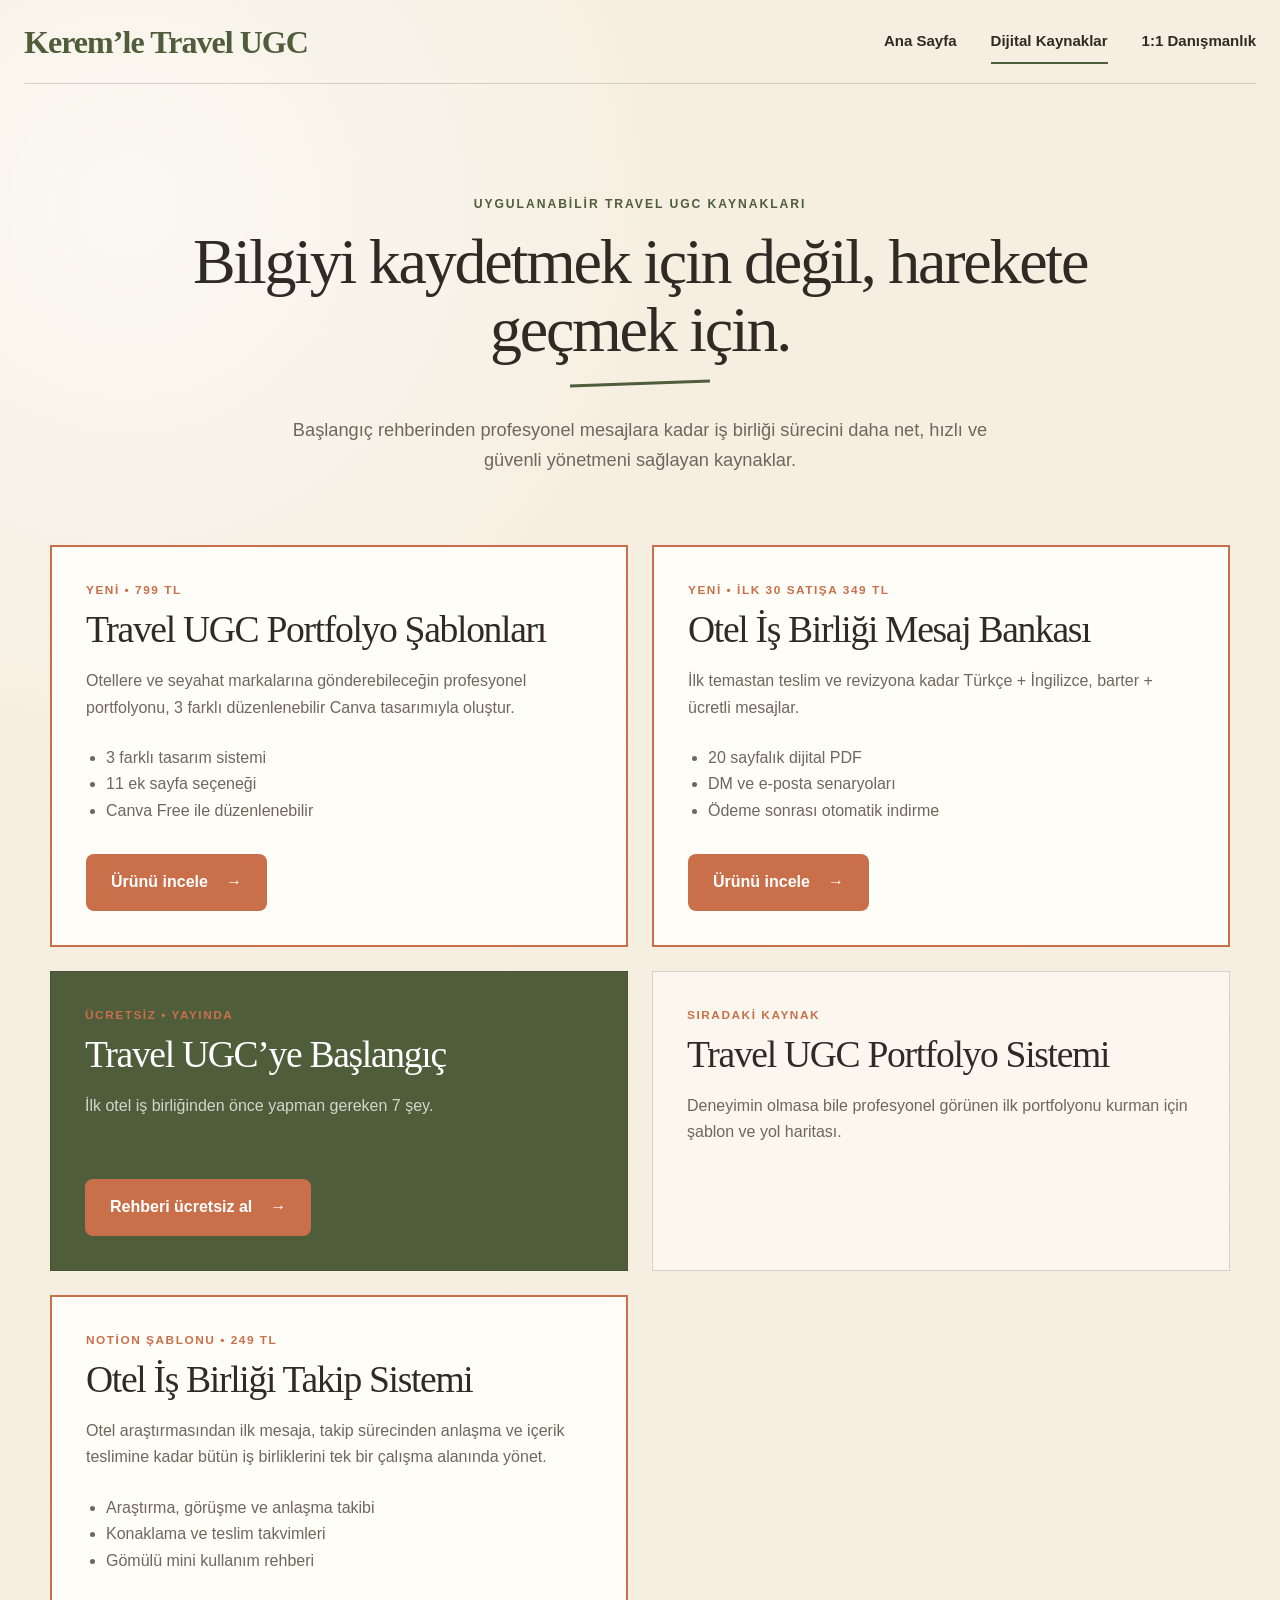
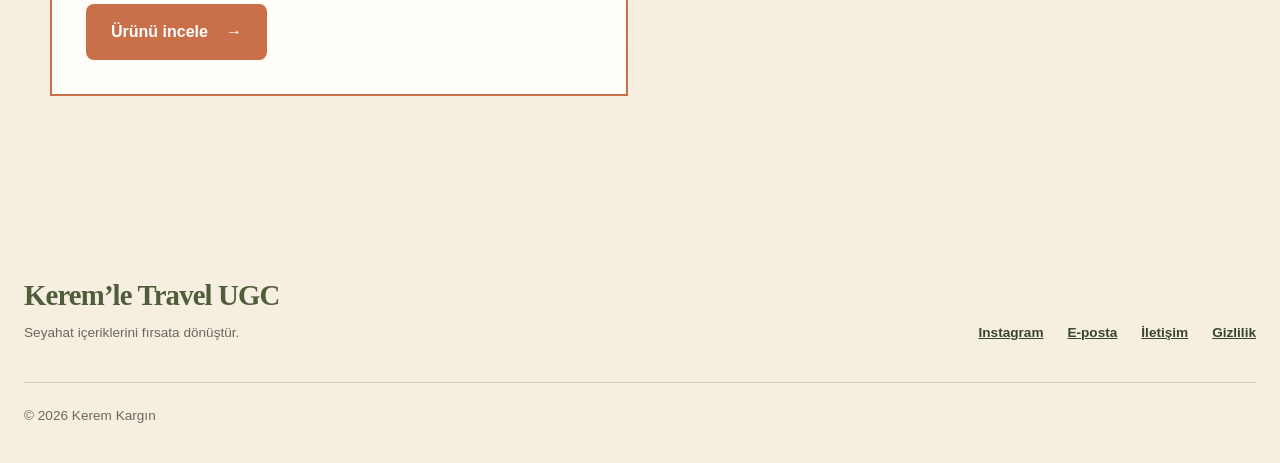
<file: kaynaklar.html>
<!doctype html>
<html lang="tr">
<head>
  <meta charset="utf-8">
  <meta name="viewport" content="width=device-width, initial-scale=1">
  <meta name="description" content="Travel UGC rehberleri, mesaj şablonları ve dijital kaynakları.">
  <title>Dijital Kaynaklar | Kerem'le Travel UGC</title>
  <link rel="stylesheet" href="assets/css/style.css">
  <script src="assets/js/site.js" defer></script>
</head>
<body>
  <header class="site-header">
    <a class="brand" href="index.html">Kerem’le <span>Travel UGC</span></a>
    <button class="menu-toggle" type="button" aria-expanded="false" aria-controls="site-nav"><span></span><span></span><span></span><span class="sr-only">Menüyü aç</span></button>
    <nav id="site-nav" class="site-nav">
      <a href="index.html">Ana Sayfa</a><a class="active" href="kaynaklar.html">Dijital Kaynaklar</a><a href="danismanlik.html">1:1 Danışmanlık</a>
    </nav>
  </header>
  <main>
    <section class="page-hero section-shell">
      <p class="eyebrow">Uygulanabilir Travel UGC kaynakları</p>
      <h1>Bilgiyi kaydetmek için değil, harekete geçmek için.</h1>
      <p>Başlangıç rehberinden profesyonel mesajlara kadar iş birliği sürecini daha net, hızlı ve güvenli yönetmeni sağlayan kaynaklar.</p>
    </section>
    <section class="resource-grid section-shell">
      <article class="resource-card product-live">
        <p class="card-label">YENİ • 799 TL</p>
        <h2>Travel UGC Portfolyo Şablonları</h2>
        <p>Otellere ve seyahat markalarına gönderebileceğin profesyonel portfolyonu, 3 farklı düzenlenebilir Canva tasarımıyla oluştur.</p>
        <ul class="mini-list">
          <li>3 farklı tasarım sistemi</li>
          <li>11 ek sayfa seçeneği</li>
          <li>Canva Free ile düzenlenebilir</li>
        </ul>
        <a class="button button-primary" href="portfolyo-sablonlari.html">Ürünü incele <span>→</span></a>
      </article>
      <article class="resource-card product-live">
        <p class="card-label">Yeni • İlk 30 satışa 349 TL</p>
        <h2>Otel İş Birliği Mesaj Bankası</h2>
        <p>İlk temastan teslim ve revizyona kadar Türkçe + İngilizce, barter + ücretli mesajlar.</p>
        <ul class="mini-list">
          <li>20 sayfalık dijital PDF</li>
          <li>DM ve e-posta senaryoları</li>
          <li>Ödeme sonrası otomatik indirme</li>
        </ul>
        <a class="button button-primary" href="mesaj-bankasi.html">Ürünü incele <span>→</span></a>
      </article>
      <article class="resource-card featured">
        <p class="card-label">Ücretsiz • Yayında</p>
        <h2>Travel UGC’ye Başlangıç</h2>
        <p>İlk otel iş birliğinden önce yapman gereken 7 şey.</p>
        <a class="button button-primary" href="rehber.html">Rehberi ücretsiz al <span>→</span></a>
      </article>
      <article class="resource-card">
        <p class="card-label">Sıradaki kaynak</p>
        <h2>Travel UGC Portfolyo Sistemi</h2>
        <p>Deneyimin olmasa bile profesyonel görünen ilk portfolyonu kurman için şablon ve yol haritası.</p>
      </article>
      <article class="resource-card product-live">
        <p class="card-label">Notion şablonu • 249 TL</p>
        <h2>Otel İş Birliği Takip Sistemi</h2>
        <p>Otel araştırmasından ilk mesaja, takip sürecinden anlaşma ve içerik teslimine kadar bütün iş birliklerini tek bir çalışma alanında yönet.</p>
        <ul class="mini-list">
          <li>Araştırma, görüşme ve anlaşma takibi</li>
          <li>Konaklama ve teslim takvimleri</li>
          <li>Gömülü mini kullanım rehberi</li>
        </ul>
        <a class="button button-primary" href="https://www.shopier.com/keremletravelugc/49974738" target="_blank" rel="noopener noreferrer">Ürünü incele <span>→</span></a>
      </article>
    </section>
  </main>
  <footer class="site-footer">
    <div><a class="brand footer-brand" href="index.html">Kerem’le <span>Travel UGC</span></a><p>Seyahat içeriklerini fırsata dönüştür.</p></div>
    <div class="footer-links"><a href="https://www.instagram.com/keremletravelugc/" target="_blank" rel="noreferrer">Instagram</a><a href="mailto:keremletravelugc@gmail.com">E-posta</a><a href="iletisim.html">İletişim</a><a href="gizlilik.html">Gizlilik</a></div>
    <p class="copyright">© <span data-current-year></span> Kerem Kargın</p>
  </footer>
</body>
</html>
</file>
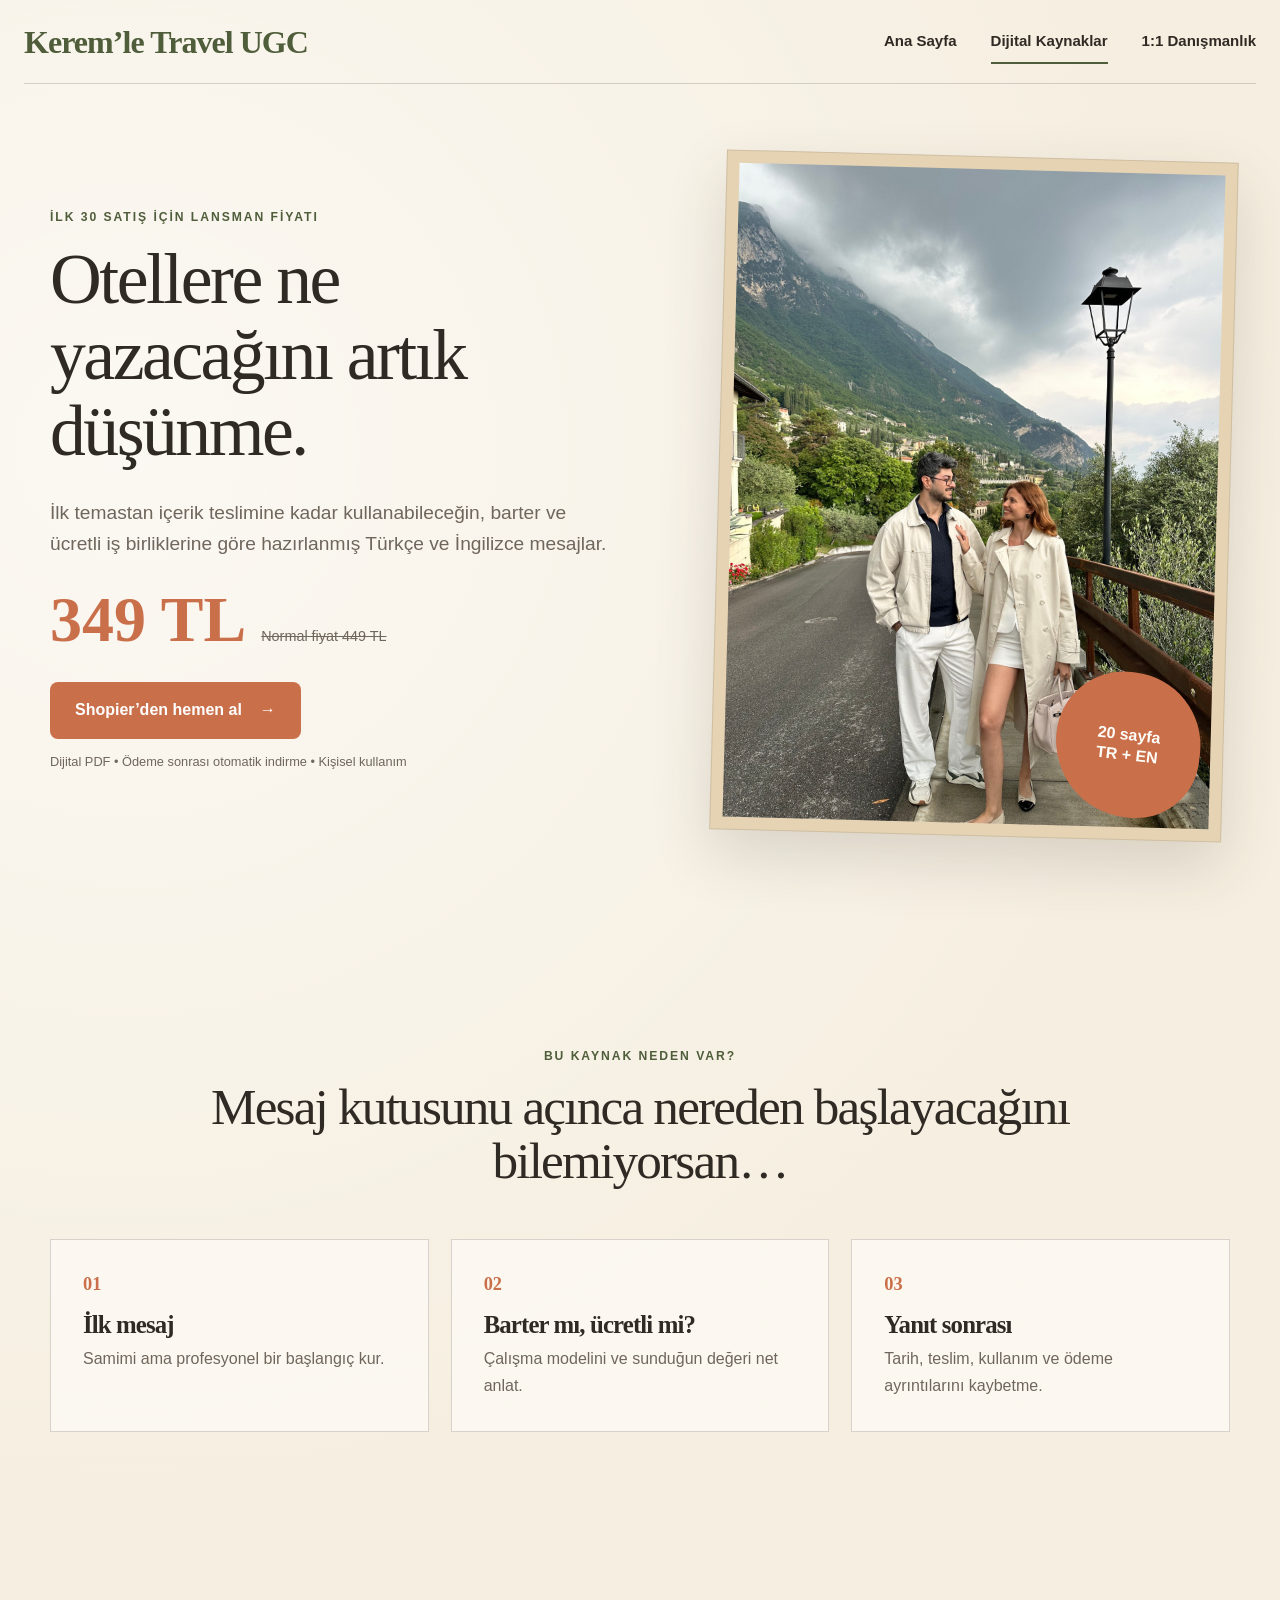
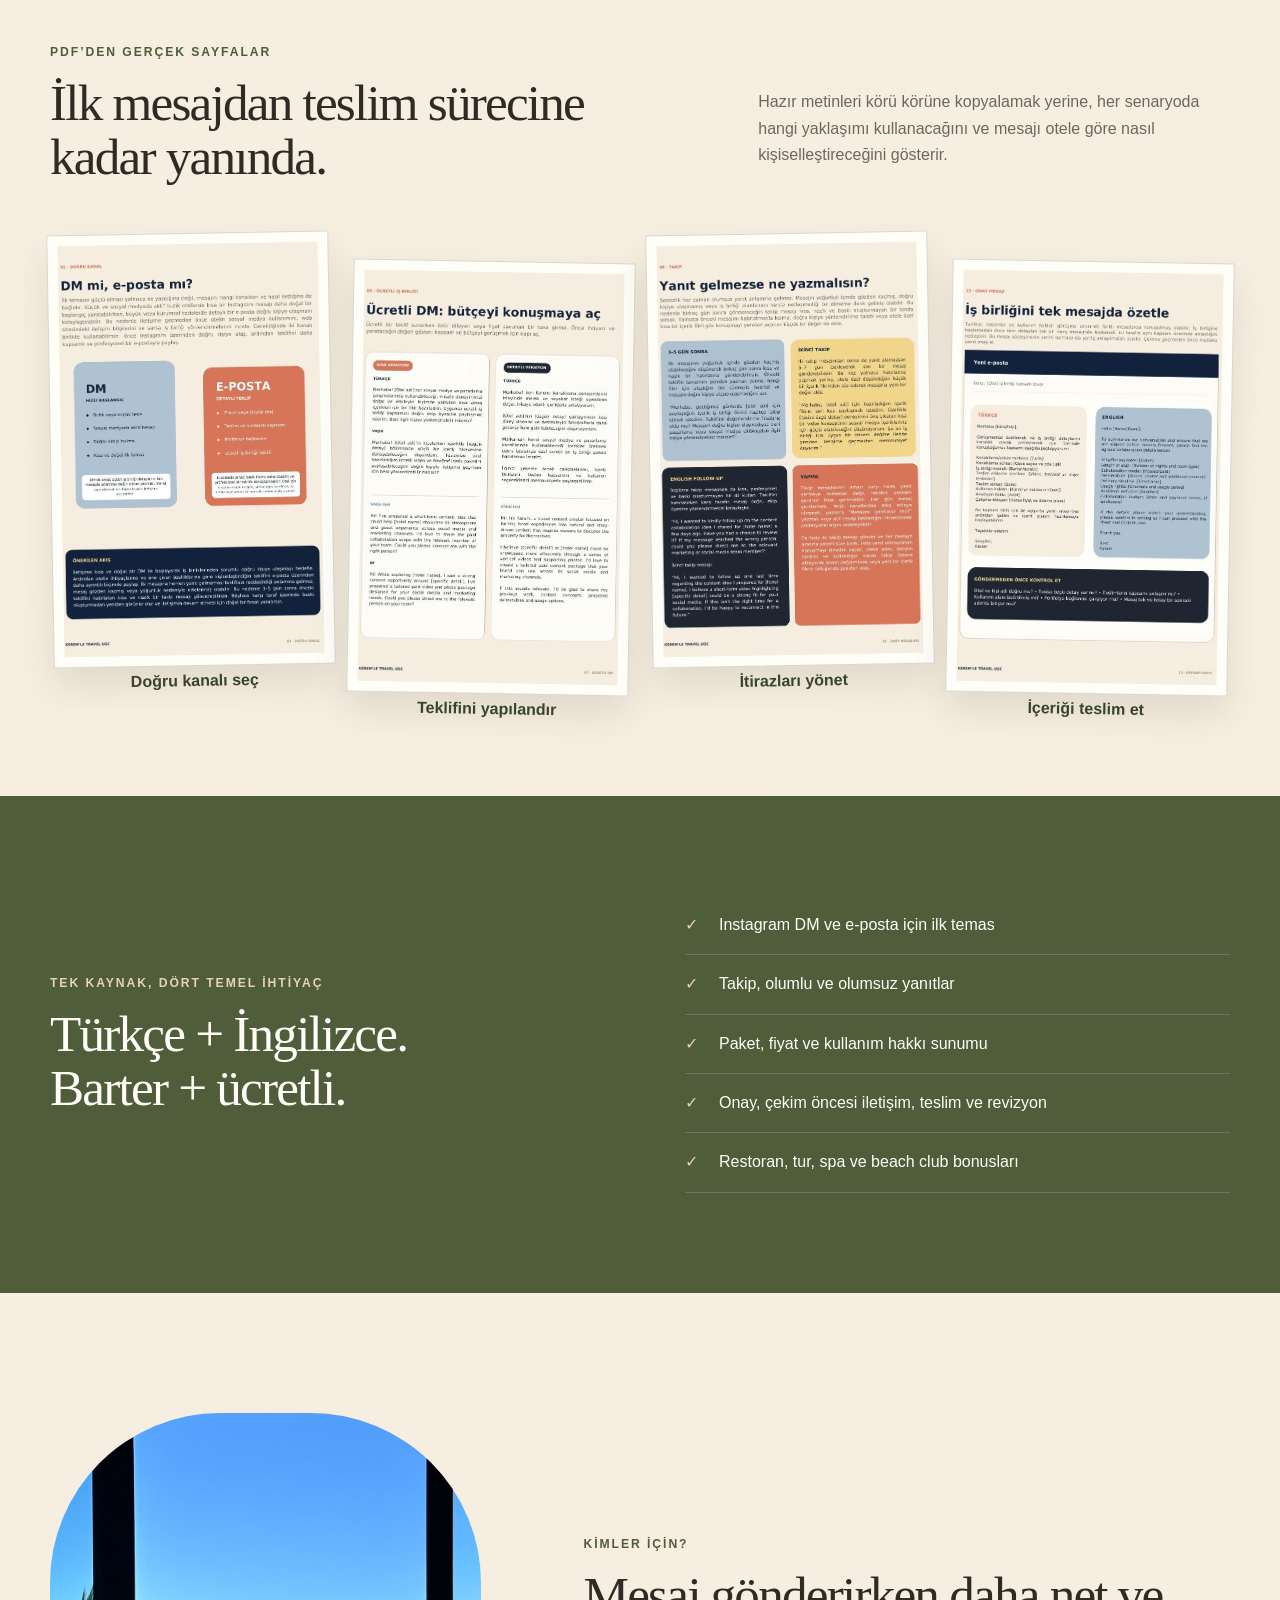
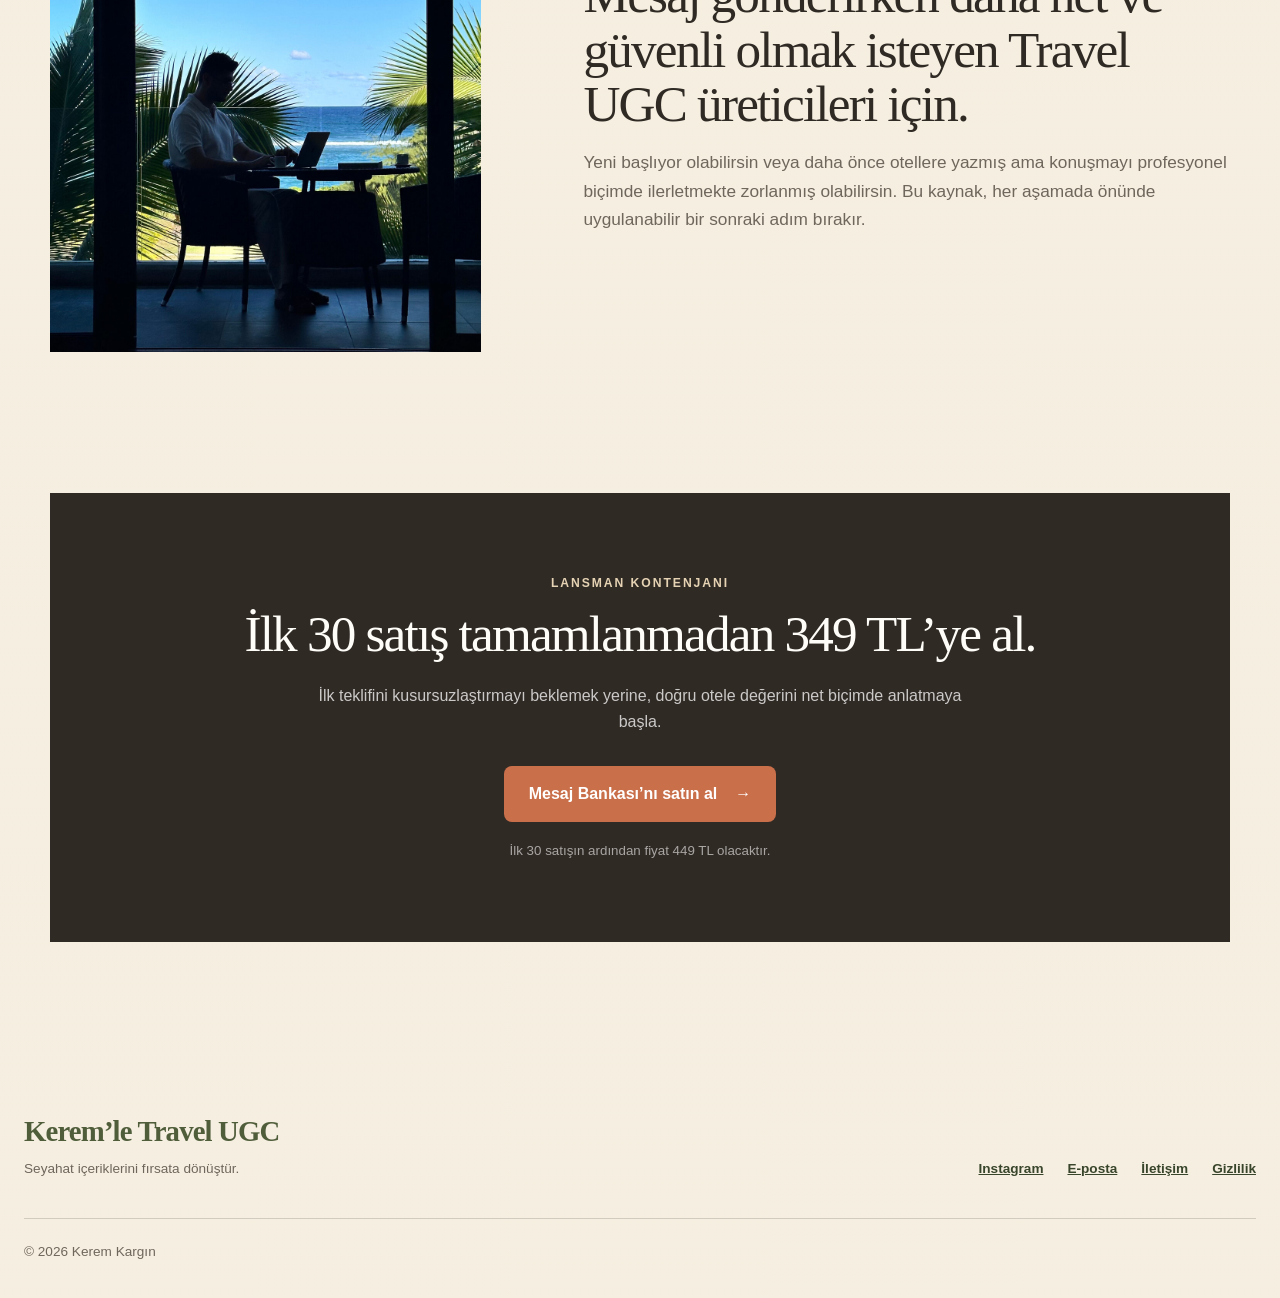
<file: mesaj-bankasi.html>
<!doctype html>
<html lang="tr">
<head>
  <meta charset="utf-8">
  <meta name="viewport" content="width=device-width, initial-scale=1">
  <meta name="description" content="Türkçe ve İngilizce, barter ve ücretli otel iş birliği mesajları. İlk temastan teslim ve revizyona kadar 20 sayfalık Travel UGC mesaj bankası.">
  <title>Otel İş Birliği Mesaj Bankası | Kerem'le Travel UGC</title>
  <link rel="stylesheet" href="assets/css/style.css">
  <script src="assets/js/site.js" defer></script>
</head>
<body>
  <header class="site-header">
    <a class="brand" href="index.html">Kerem’le <span>Travel UGC</span></a>
    <button class="menu-toggle" type="button" aria-expanded="false" aria-controls="site-nav"><span></span><span></span><span></span><span class="sr-only">Menüyü aç</span></button>
    <nav id="site-nav" class="site-nav"><a href="index.html">Ana Sayfa</a><a class="active" href="kaynaklar.html">Dijital Kaynaklar</a><a href="danismanlik.html">1:1 Danışmanlık</a></nav>
  </header>
  <main>
    <section class="sales-hero section-shell">
      <div class="sales-copy">
        <p class="eyebrow">İlk 30 satış için lansman fiyatı</p>
        <h1>Otellere ne yazacağını artık düşünme.</h1>
        <p class="hero-lead">İlk temastan içerik teslimine kadar kullanabileceğin, barter ve ücretli iş birliklerine göre hazırlanmış Türkçe ve İngilizce mesajlar.</p>
        <div class="price-line price-large"><strong>349 TL</strong><span>Normal fiyat 449 TL</span></div>
        <a class="button button-primary" href="https://www.shopier.com/keremletravelugc/49660574" target="_blank" rel="noreferrer">Shopier’den hemen al <span>→</span></a>
        <p class="safe-note">Dijital PDF • Ödeme sonrası otomatik indirme • Kişisel kullanım</p>
      </div>
      <div class="sales-photo photo-frame media-frame">
        <img src="assets/images/kerem-ayca-ferah.jpg" alt="Kerem ve Ayça seyahatte" onerror="handleImageError(this)">
        <div class="sales-badge">20 sayfa<br><strong>TR + EN</strong></div>
      </div>
    </section>

    <section class="pain-section section-shell">
      <p class="eyebrow">Bu kaynak neden var?</p>
      <h2>Mesaj kutusunu açınca nereden başlayacağını bilemiyorsan…</h2>
      <div class="pain-grid">
        <article><span>01</span><h3>İlk mesaj</h3><p>Samimi ama profesyonel bir başlangıç kur.</p></article>
        <article><span>02</span><h3>Barter mı, ücretli mi?</h3><p>Çalışma modelini ve sunduğun değeri net anlat.</p></article>
        <article><span>03</span><h3>Yanıt sonrası</h3><p>Tarih, teslim, kullanım ve ödeme ayrıntılarını kaybetme.</p></article>
      </div>
    </section>

    <section class="preview-section section-shell">
      <div class="preview-heading">
        <div><p class="eyebrow">PDF’den gerçek sayfalar</p><h2>İlk mesajdan teslim sürecine kadar yanında.</h2></div>
        <p>Hazır metinleri körü körüne kopyalamak yerine, her senaryoda hangi yaklaşımı kullanacağını ve mesajı otele göre nasıl kişiselleştireceğini gösterir.</p>
      </div>
      <div class="pdf-preview-grid">
        <figure><img src="assets/images/mesaj-bankasi-03.jpg" alt="Mesaj Bankası DM mi e-posta mı sayfası" loading="lazy"><figcaption>Doğru kanalı seç</figcaption></figure>
        <figure><img src="assets/images/mesaj-bankasi-07.jpg" alt="Mesaj Bankası paket sunumu sayfası" loading="lazy"><figcaption>Teklifini yapılandır</figcaption></figure>
        <figure><img src="assets/images/mesaj-bankasi-10.jpg" alt="Mesaj Bankası itiraz yönetimi sayfası" loading="lazy"><figcaption>İtirazları yönet</figcaption></figure>
        <figure><img src="assets/images/mesaj-bankasi-15.jpg" alt="Mesaj Bankası içerik teslimi sayfası" loading="lazy"><figcaption>İçeriği teslim et</figcaption></figure>
      </div>
    </section>

    <section class="scope-section">
      <div class="section-shell scope-inner">
        <div><p class="eyebrow">Tek kaynak, dört temel ihtiyaç</p><h2>Türkçe + İngilizce.<br>Barter + ücretli.</h2></div>
        <ul class="scope-list">
          <li>Instagram DM ve e-posta için ilk temas</li>
          <li>Takip, olumlu ve olumsuz yanıtlar</li>
          <li>Paket, fiyat ve kullanım hakkı sunumu</li>
          <li>Onay, çekim öncesi iletişim, teslim ve revizyon</li>
          <li>Restoran, tur, spa ve beach club bonusları</li>
        </ul>
      </div>
    </section>

    <section class="who-section section-shell">
      <div class="who-photo media-frame"><img src="assets/images/calisma-setup.jpg" alt="Kerem laptopuyla deniz manzarasında çalışırken" loading="lazy"></div>
      <div><p class="eyebrow">Kimler için?</p><h2>Mesaj gönderirken daha net ve güvenli olmak isteyen Travel UGC üreticileri için.</h2><p>Yeni başlıyor olabilirsin veya daha önce otellere yazmış ama konuşmayı profesyonel biçimde ilerletmekte zorlanmış olabilirsin. Bu kaynak, her aşamada önünde uygulanabilir bir sonraki adım bırakır.</p></div>
    </section>

    <section class="buy-callout section-shell">
      <p class="eyebrow">Lansman kontenjanı</p>
      <h2>İlk 30 satış tamamlanmadan 349 TL’ye al.</h2>
      <p>İlk teklifini kusursuzlaştırmayı beklemek yerine, doğru otele değerini net biçimde anlatmaya başla.</p>
      <a class="button button-primary" href="https://www.shopier.com/keremletravelugc/49660574" target="_blank" rel="noreferrer">Mesaj Bankası’nı satın al <span>→</span></a>
      <small>İlk 30 satışın ardından fiyat 449 TL olacaktır.</small>
    </section>
  </main>
  <footer class="site-footer">
    <div><a class="brand footer-brand" href="index.html">Kerem’le <span>Travel UGC</span></a><p>Seyahat içeriklerini fırsata dönüştür.</p></div>
    <div class="footer-links"><a href="https://www.instagram.com/keremletravelugc/" target="_blank" rel="noreferrer">Instagram</a><a href="mailto:keremletravelugc@gmail.com">E-posta</a><a href="iletisim.html">İletişim</a><a href="gizlilik.html">Gizlilik</a></div>
    <p class="copyright">© <span data-current-year></span> Kerem Kargın</p>
  </footer>
</body>
</html>
</file>
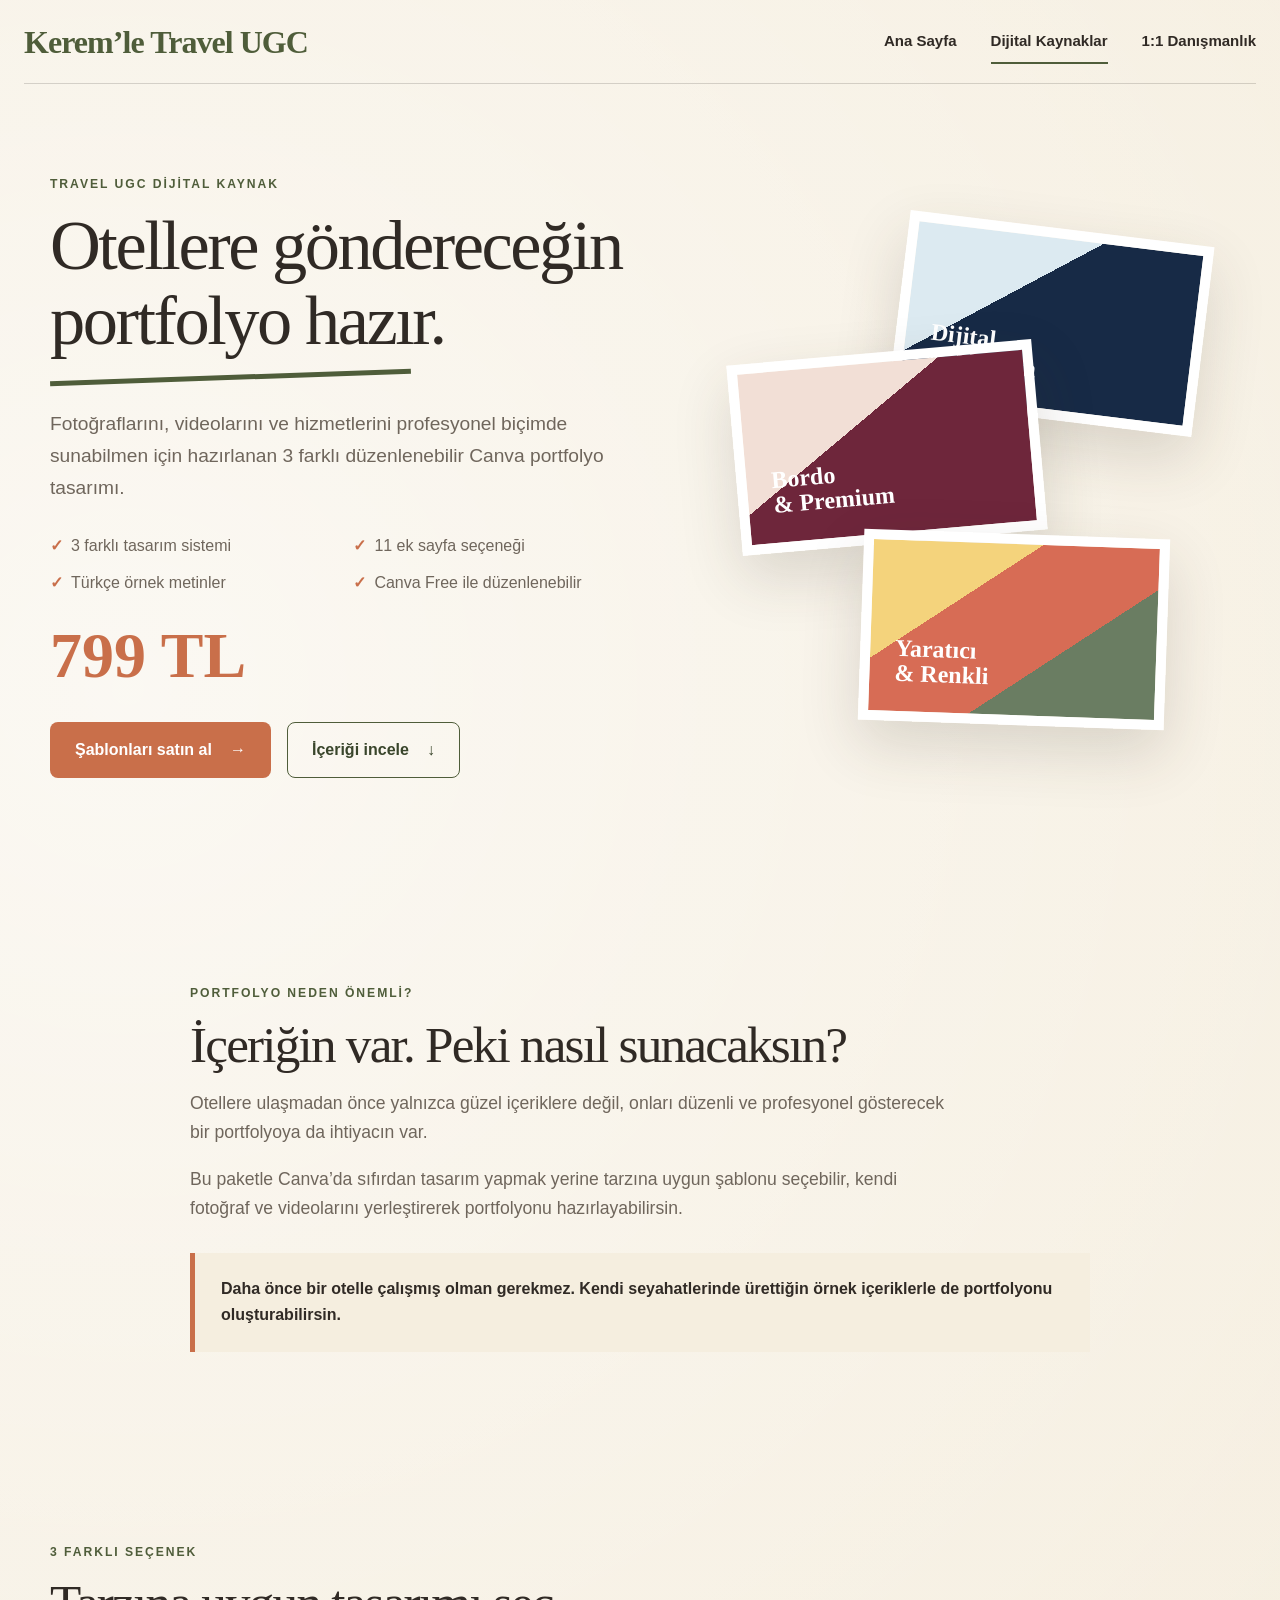
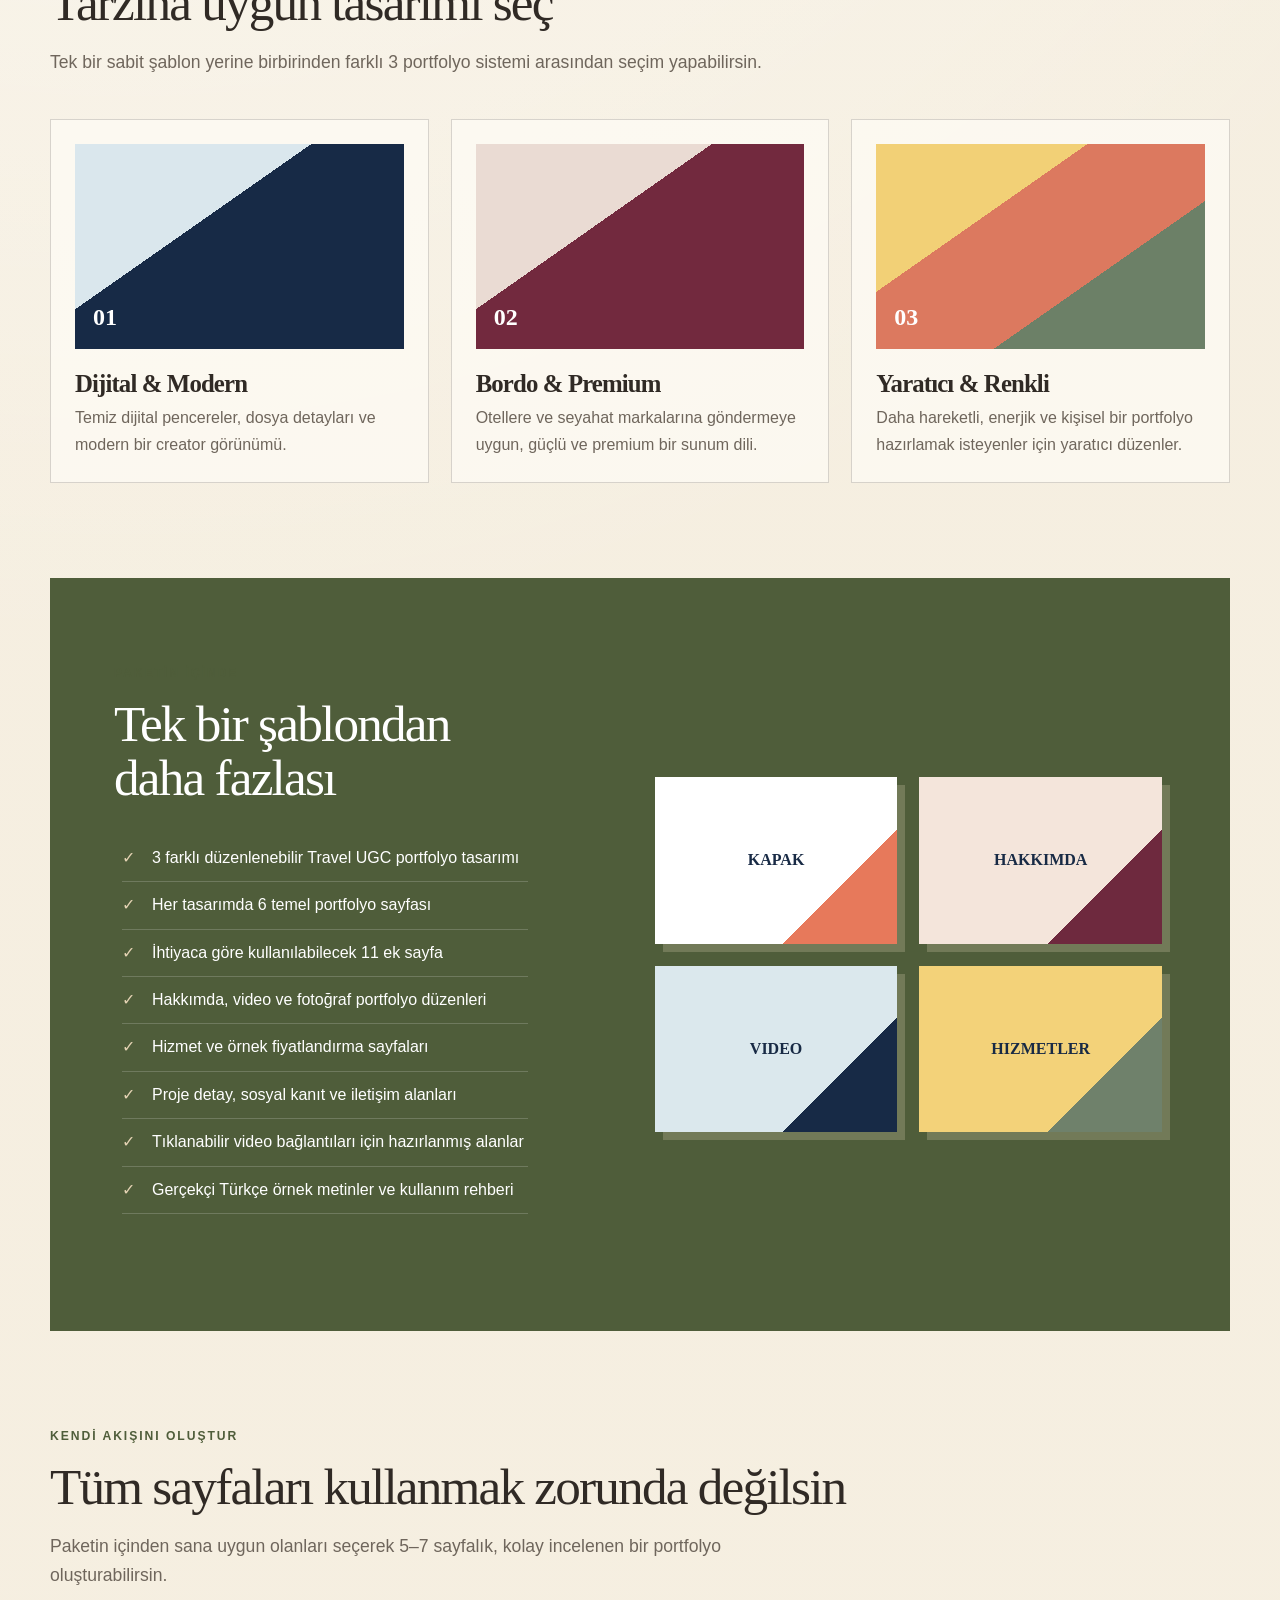
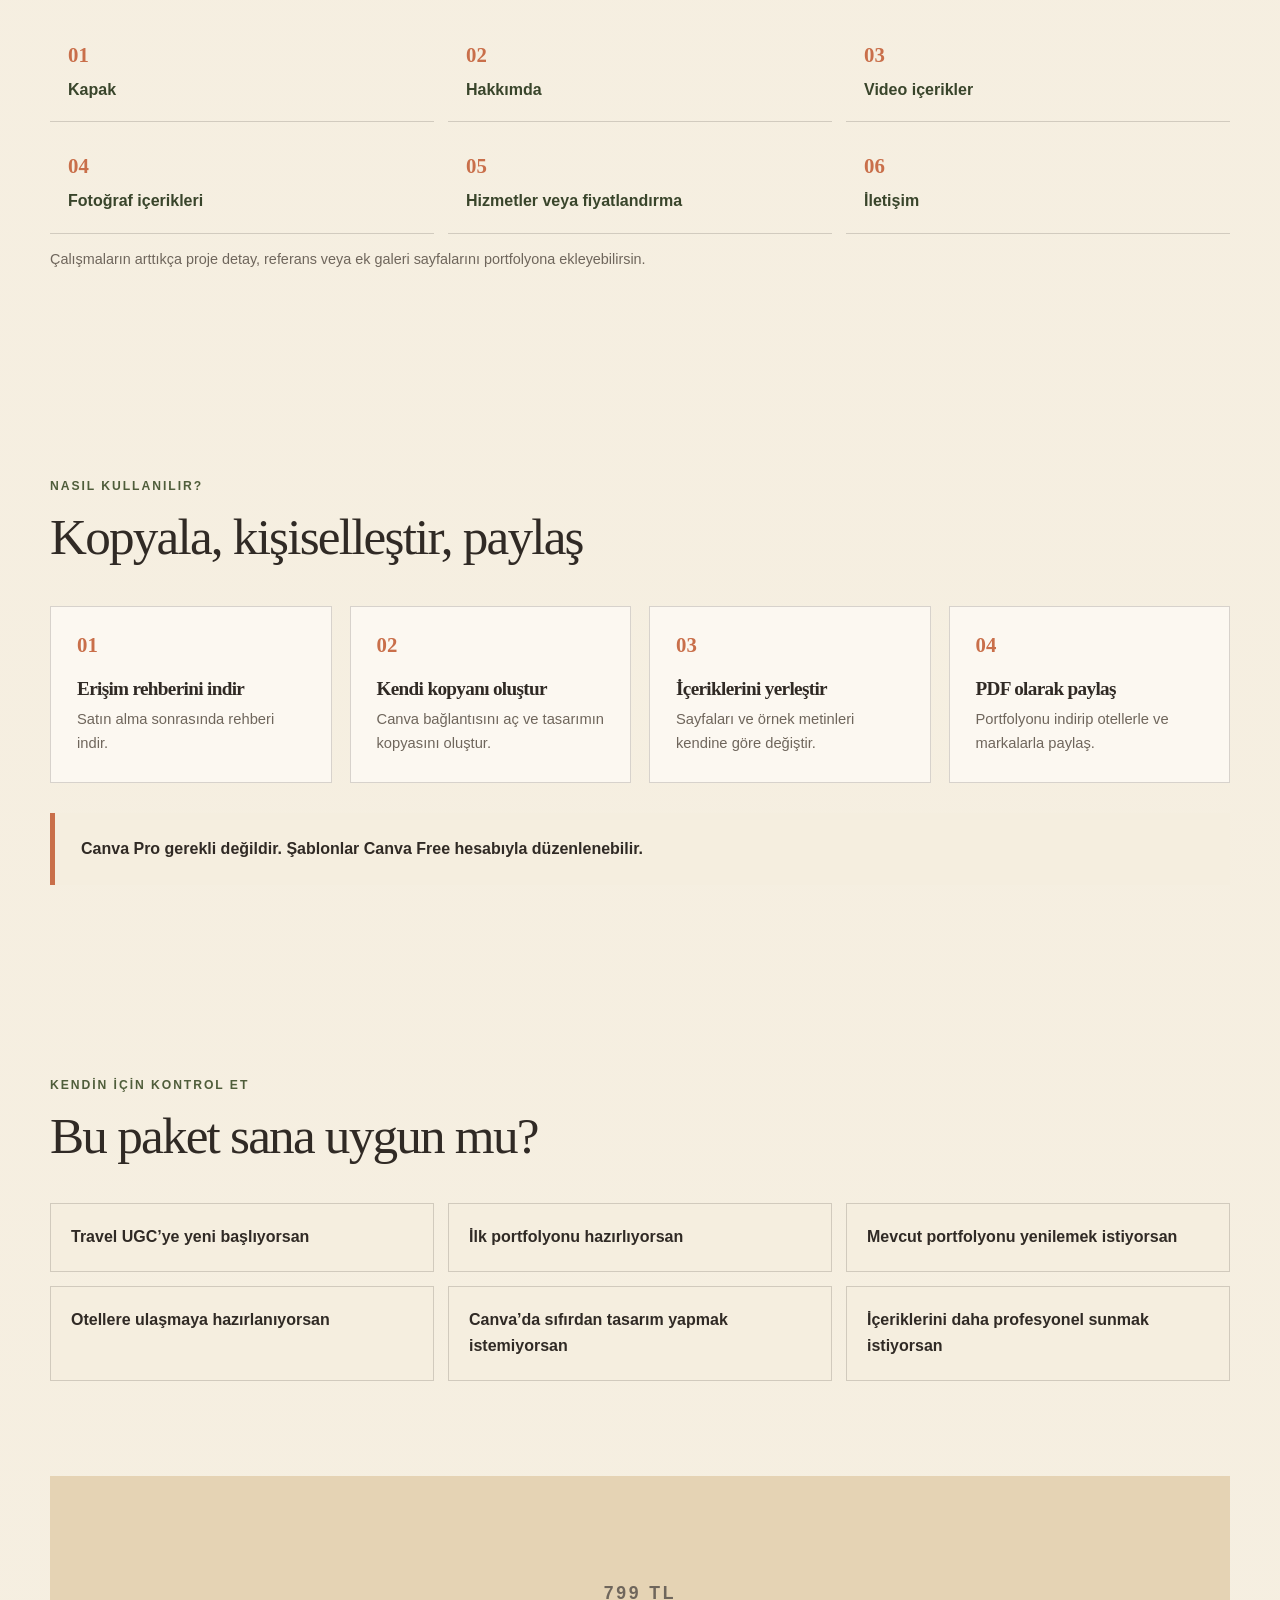
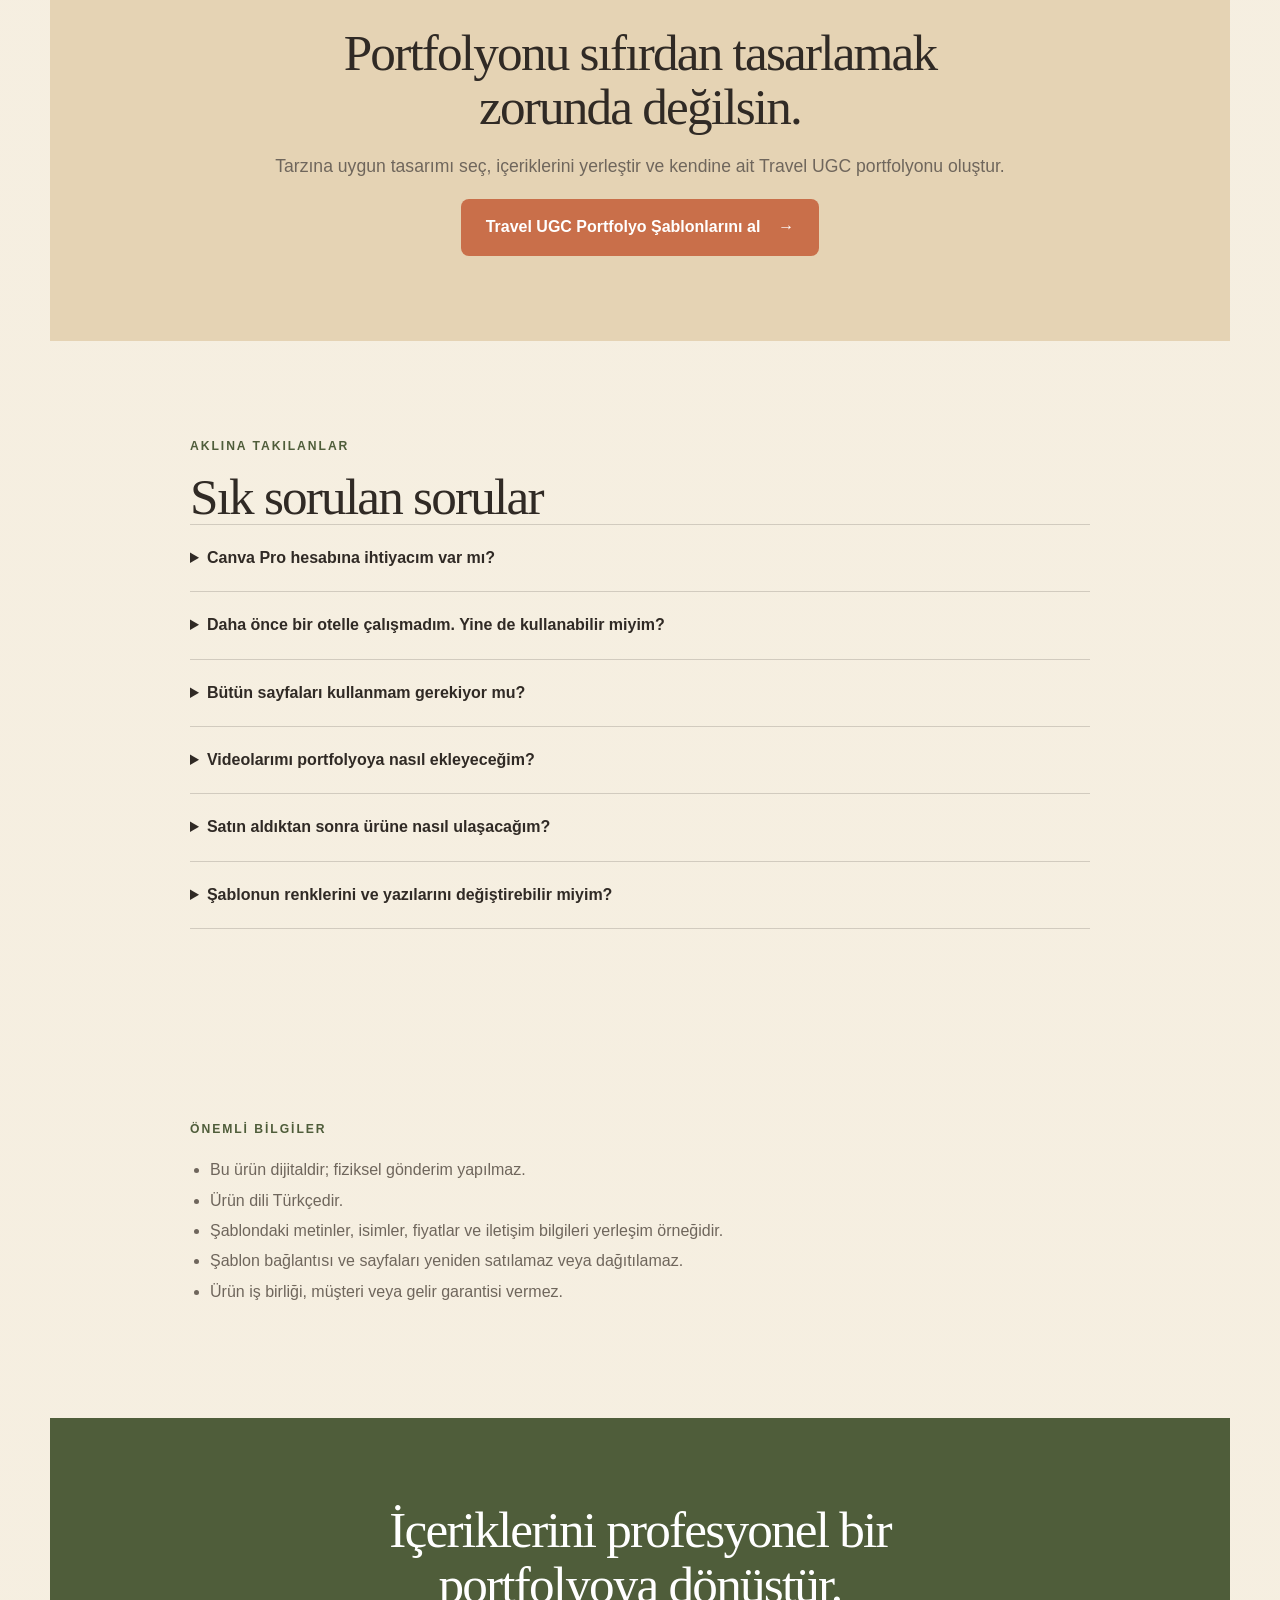
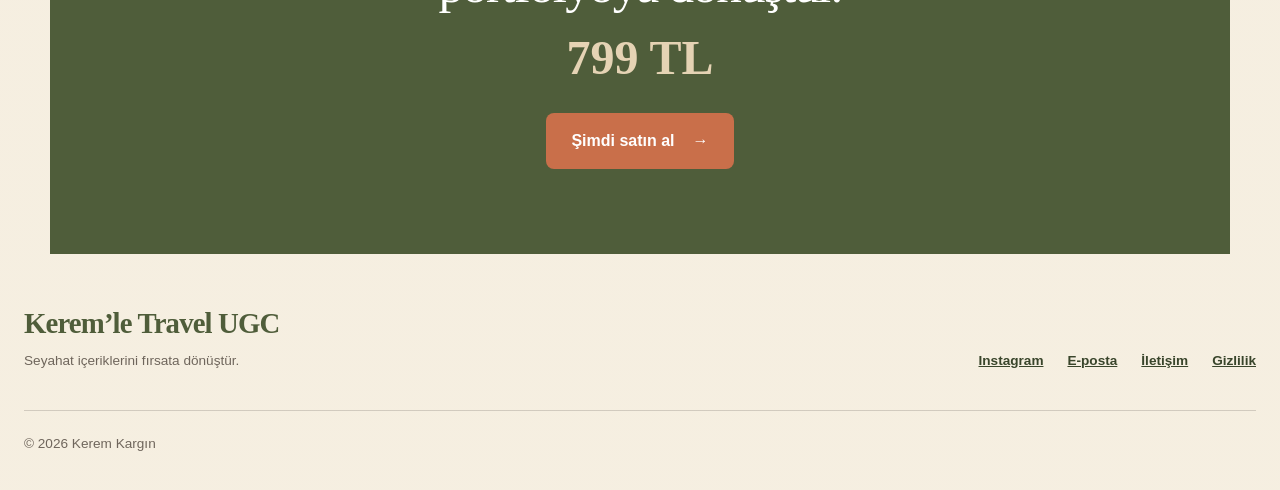
<file: portfolyo-sablonlari.html>
<!doctype html>
<html lang="tr">
<head>
  <meta charset="utf-8">
  <meta name="viewport" content="width=device-width, initial-scale=1">
  <title>Travel UGC Portfolyo Şablonları | keremletravelugc</title>
  <meta name="description" content="Otellere ve seyahat markalarına gönderebileceğin portfolyonu 3 farklı düzenlenebilir Canva tasarımıyla hazırla. Türkçe örnek metinler ve 11 ek sayfa dahil.">
  <link rel="canonical" href="https://keremletravelugc.github.io/portfolyo-sablonlari.html">
  <meta property="og:title" content="Travel UGC Portfolyo Şablonları">
  <meta property="og:description" content="Fotoğraflarını, videolarını ve hizmetlerini profesyonel biçimde sunabileceğin 3 farklı Canva portfolyo tasarımı.">
  <link rel="stylesheet" href="assets/css/style.css?v=20260822-3">
  <script src="assets/js/site.js" defer></script>
</head>
<body>
  <header class="site-header">
    <a class="brand" href="index.html">Kerem’le <span>Travel UGC</span></a>
    <button class="menu-toggle" type="button" aria-expanded="false" aria-controls="site-nav"><span></span><span></span><span></span><span class="sr-only">Menüyü aç</span></button>
    <nav id="site-nav" class="site-nav" aria-label="Ana menü"><a href="index.html">Ana Sayfa</a><a class="active" href="kaynaklar.html">Dijital Kaynaklar</a><a href="danismanlik.html">1:1 Danışmanlık</a></nav>
  </header>
  <main>
    <section class="portfolio-sales-hero section-shell">
      <div><p class="eyebrow">TRAVEL UGC DİJİTAL KAYNAK</p><h1>Otellere göndereceğin portfolyo hazır.</h1><p class="hero-lead">Fotoğraflarını, videolarını ve hizmetlerini profesyonel biçimde sunabilmen için hazırlanan 3 farklı düzenlenebilir Canva portfolyo tasarımı.</p><ul class="portfolio-highlights"><li>3 farklı tasarım sistemi</li><li>11 ek sayfa seçeneği</li><li>Türkçe örnek metinler</li><li>Canva Free ile düzenlenebilir</li></ul><div class="price-line price-large"><strong>799 TL</strong></div><div class="hero-actions"><a class="button button-primary" href="https://www.shopier.com/keremletravelugc/50130797" target="_blank" rel="noopener noreferrer">Şablonları satın al <span>→</span></a><a class="button button-secondary" href="#paket-icerigi">İçeriği incele <span>↓</span></a></div></div>
      <div class="portfolio-hero-previews" aria-label="Üç portfolyo tasarımının ön izleme alanı"><div class="portfolio-preview preview-one"><span>Dijital<br>&amp; Modern</span></div><div class="portfolio-preview preview-two"><span>Bordo<br>&amp; Premium</span></div><div class="portfolio-preview preview-three"><span>Yaratıcı<br>&amp; Renkli</span></div></div>
    </section>
    <section class="portfolio-problem section-shell"><p class="eyebrow">Portfolyo neden önemli?</p><h2>İçeriğin var. Peki nasıl sunacaksın?</h2><p>Otellere ulaşmadan önce yalnızca güzel içeriklere değil, onları düzenli ve profesyonel gösterecek bir portfolyoya da ihtiyacın var.</p><p>Bu paketle Canva’da sıfırdan tasarım yapmak yerine tarzına uygun şablonu seçebilir, kendi fotoğraf ve videolarını yerleştirerek portfolyonu hazırlayabilirsin.</p><div class="portfolio-note">Daha önce bir otelle çalışmış olman gerekmez. Kendi seyahatlerinde ürettiğin örnek içeriklerle de portfolyonu oluşturabilirsin.</div></section>
    <section class="portfolio-designs section-shell"><p class="eyebrow">3 farklı seçenek</p><h2>Tarzına uygun tasarımı seç</h2><p>Tek bir sabit şablon yerine birbirinden farklı 3 portfolyo sistemi arasından seçim yapabilirsin.</p><div class="design-grid"><article><div class="design-swatch swatch-modern">01</div><h3>Dijital &amp; Modern</h3><p>Temiz dijital pencereler, dosya detayları ve modern bir creator görünümü.</p></article><article><div class="design-swatch swatch-premium">02</div><h3>Bordo &amp; Premium</h3><p>Otellere ve seyahat markalarına göndermeye uygun, güçlü ve premium bir sunum dili.</p></article><article><div class="design-swatch swatch-colorful">03</div><h3>Yaratıcı &amp; Renkli</h3><p>Daha hareketli, enerjik ve kişisel bir portfolyo hazırlamak isteyenler için yaratıcı düzenler.</p></article></div></section>
    <section id="paket-icerigi" class="portfolio-content section-shell"><div><p class="eyebrow">Paketin içinde</p><h2>Tek bir şablondan daha fazlası</h2><ul class="check-list dark-list"><li>3 farklı düzenlenebilir Travel UGC portfolyo tasarımı</li><li>Her tasarımda 6 temel portfolyo sayfası</li><li>İhtiyaca göre kullanılabilecek 11 ek sayfa</li><li>Hakkımda, video ve fotoğraf portfolyo düzenleri</li><li>Hizmet ve örnek fiyatlandırma sayfaları</li><li>Proje detay, sosyal kanıt ve iletişim alanları</li><li>Tıklanabilir video bağlantıları için hazırlanmış alanlar</li><li>Gerçekçi Türkçe örnek metinler ve kullanım rehberi</li></ul></div><div class="portfolio-gallery"><div class="gallery-card">KAPAK</div><div class="gallery-card">HAKKIMDA</div><div class="gallery-card">VIDEO</div><div class="gallery-card">HIZMETLER</div></div></section>
    <section class="portfolio-flow section-shell"><p class="eyebrow">Kendi akışını oluştur</p><h2>Tüm sayfaları kullanmak zorunda değilsin</h2><p>Paketin içinden sana uygun olanları seçerek 5–7 sayfalık, kolay incelenen bir portfolyo oluşturabilirsin.</p><ol><li>Kapak</li><li>Hakkımda</li><li>Video içerikler</li><li>Fotoğraf içerikleri</li><li>Hizmetler veya fiyatlandırma</li><li>İletişim</li></ol><p class="small-note">Çalışmaların arttıkça proje detay, referans veya ek galeri sayfalarını portfolyona ekleyebilirsin.</p></section>
    <section class="portfolio-how section-shell"><p class="eyebrow">Nasıl kullanılır?</p><h2>Kopyala, kişiselleştir, paylaş</h2><div class="steps"><article><b>01</b><h3>Erişim rehberini indir</h3><p>Satın alma sonrasında rehberi indir.</p></article><article><b>02</b><h3>Kendi kopyanı oluştur</h3><p>Canva bağlantısını aç ve tasarımın kopyasını oluştur.</p></article><article><b>03</b><h3>İçeriklerini yerleştir</h3><p>Sayfaları ve örnek metinleri kendine göre değiştir.</p></article><article><b>04</b><h3>PDF olarak paylaş</h3><p>Portfolyonu indirip otellerle ve markalarla paylaş.</p></article></div><div class="portfolio-note">Canva Pro gerekli değildir. Şablonlar Canva Free hesabıyla düzenlenebilir.</div></section>
    <section class="portfolio-fit section-shell"><p class="eyebrow">Kendin için kontrol et</p><h2>Bu paket sana uygun mu?</h2><div class="fit-grid"><span>Travel UGC’ye yeni başlıyorsan</span><span>İlk portfolyonu hazırlıyorsan</span><span>Mevcut portfolyonu yenilemek istiyorsan</span><span>Otellere ulaşmaya hazırlanıyorsan</span><span>Canva’da sıfırdan tasarım yapmak istemiyorsan</span><span>İçeriklerini daha profesyonel sunmak istiyorsan</span></div></section>
    <section class="portfolio-cta section-shell"><p class="eyebrow">799 TL</p><h2>Portfolyonu sıfırdan tasarlamak zorunda değilsin.</h2><p>Tarzına uygun tasarımı seç, içeriklerini yerleştir ve kendine ait Travel UGC portfolyonu oluştur.</p><a class="button button-primary" href="https://www.shopier.com/keremletravelugc/50130797" target="_blank" rel="noopener noreferrer">Travel UGC Portfolyo Şablonlarını al <span>→</span></a></section>
    <section class="portfolio-faq section-shell"><p class="eyebrow">Aklına takılanlar</p><h2>Sık sorulan sorular</h2><details><summary>Canva Pro hesabına ihtiyacım var mı?</summary><p>Hayır. Şablonları Canva Free hesabıyla düzenleyebilirsin.</p></details><details><summary>Daha önce bir otelle çalışmadım. Yine de kullanabilir miyim?</summary><p>Evet. Kendi seyahatlerinde hazırladığın örnek video ve fotoğrafları kullanarak ilk portfolyonu oluşturabilirsin.</p></details><details><summary>Bütün sayfaları kullanmam gerekiyor mu?</summary><p>Hayır. İhtiyacına uygun sayfaları seçerek 5–7 sayfalık daha kısa bir portfolyo hazırlamanı öneriyoruz.</p></details><details><summary>Videolarımı portfolyoya nasıl ekleyeceğim?</summary><p>Video alanlarına Instagram, Google Drive, YouTube veya kullandığın başka bir platformdaki video bağlantısını ekleyebilirsin.</p></details><details><summary>Satın aldıktan sonra ürüne nasıl ulaşacağım?</summary><p>Ödeme sonrasında Shopier üzerinden erişim rehberini indirebilirsin. Rehberde Canva tasarım bağlantısı ve kullanım adımları bulunur.</p></details><details><summary>Şablonun renklerini ve yazılarını değiştirebilir miyim?</summary><p>Evet. Metinleri, renkleri, fotoğrafları, videoları ve sayfa sıralamasını kendi kişisel markana göre düzenleyebilirsin.</p></details></section>
    <section class="portfolio-important section-shell"><p class="eyebrow">Önemli bilgiler</p><ul><li>Bu ürün dijitaldir; fiziksel gönderim yapılmaz.</li><li>Ürün dili Türkçedir.</li><li>Şablondaki metinler, isimler, fiyatlar ve iletişim bilgileri yerleşim örneğidir.</li><li>Şablon bağlantısı ve sayfaları yeniden satılamaz veya dağıtılamaz.</li><li>Ürün iş birliği, müşteri veya gelir garantisi vermez.</li></ul></section>
    <section class="portfolio-final-cta section-shell"><h2>İçeriklerini profesyonel bir portfolyoya dönüştür.</h2><p class="final-price">799 TL</p><a class="button button-primary" href="https://www.shopier.com/keremletravelugc/50130797" target="_blank" rel="noopener noreferrer">Şimdi satın al <span>→</span></a></section>
  </main>
  <footer class="site-footer"><div><a class="brand footer-brand" href="index.html">Kerem’le <span>Travel UGC</span></a><p>Seyahat içeriklerini fırsata dönüştür.</p></div><div class="footer-links"><a href="https://www.instagram.com/keremletravelugc/" target="_blank" rel="noreferrer">Instagram</a><a href="mailto:keremletravelugc@gmail.com">E-posta</a><a href="iletisim.html">İletişim</a><a href="gizlilik.html">Gizlilik</a></div><p class="copyright">© <span data-current-year></span> Kerem Kargın</p></footer>
</body></html>
</file>
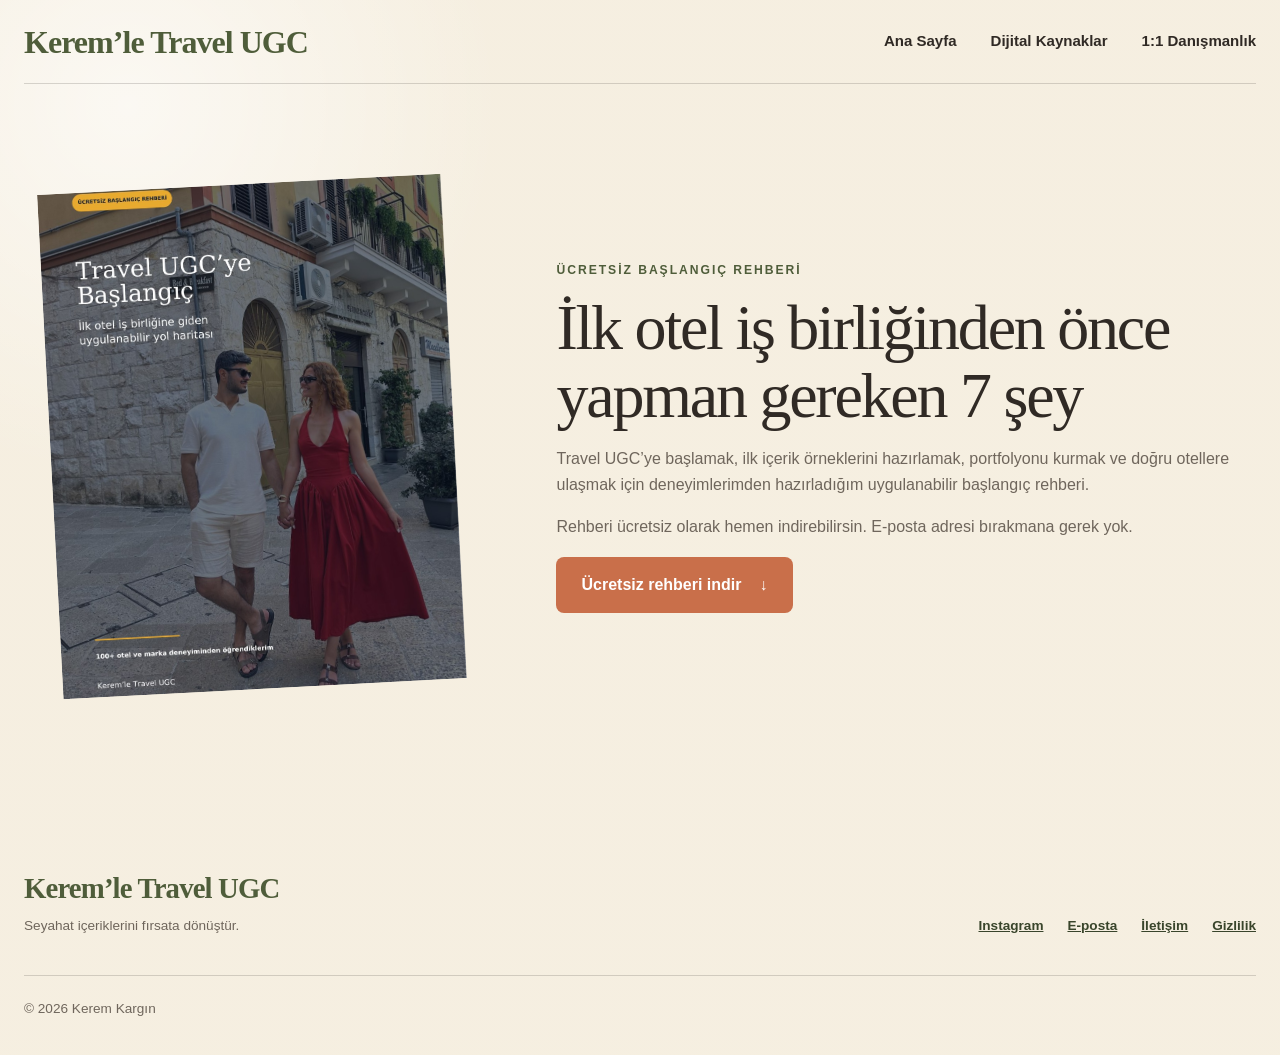
<file: rehber.html>
<!doctype html>
<html lang="tr">
<head>
  <meta charset="utf-8">
  <meta name="viewport" content="width=device-width, initial-scale=1">
  <meta name="description" content="İlk otel iş birliğinden önce yapman gereken 7 şeyi anlatan ücretsiz Travel UGC başlangıç rehberi.">
  <title>Ücretsiz Rehber | Kerem'le Travel UGC</title>
  <link rel="stylesheet" href="assets/css/style.css">
  <script src="assets/js/site.js" defer></script>
</head>
<body>
  <header class="site-header">
    <a class="brand" href="index.html">Kerem’le <span>Travel UGC</span></a>
    <button class="menu-toggle" type="button" aria-expanded="false" aria-controls="site-nav"><span></span><span></span><span></span><span class="sr-only">Menüyü aç</span></button>
    <nav id="site-nav" class="site-nav"><a href="index.html">Ana Sayfa</a><a href="kaynaklar.html">Dijital Kaynaklar</a><a href="danismanlik.html">1:1 Danışmanlık</a></nav>
  </header>
  <main>
    <section class="lead-magnet section-shell">
      <div class="guide-cover media-frame" data-placeholder="guide-cover-final.jpg"><img src="assets/images/guide-cover-final.jpg" alt="İlk otel iş birliğinden önce yapman gereken 7 şey - Travel UGC başlangıç rehberi kapağı" onerror="handleImageError(this)"></div>
      <div>
        <p class="eyebrow">Ücretsiz başlangıç rehberi</p>
        <h1>İlk otel iş birliğinden önce yapman gereken 7 şey</h1>
        <p>Travel UGC’ye başlamak, ilk içerik örneklerini hazırlamak, portfolyonu kurmak ve doğru otellere ulaşmak için deneyimlerimden hazırladığım uygulanabilir başlangıç rehberi.</p>
        <p class="form-intro">Rehberi ücretsiz olarak hemen indirebilirsin. E-posta adresi bırakmana gerek yok.</p>
        <a class="button button-primary" href="assets/downloads/travel-ugc-baslangic-rehberi.pdf" download="travel-ugc-baslangic-rehberi.pdf">Ücretsiz rehberi indir <span>↓</span></a>
      </div>
    </section>
  </main>
  <footer class="site-footer">
    <div><a class="brand footer-brand" href="index.html">Kerem’le <span>Travel UGC</span></a><p>Seyahat içeriklerini fırsata dönüştür.</p></div>
    <div class="footer-links"><a href="https://www.instagram.com/keremletravelugc/" target="_blank" rel="noreferrer">Instagram</a><a href="mailto:keremletravelugc@gmail.com">E-posta</a><a href="iletisim.html">İletişim</a><a href="gizlilik.html">Gizlilik</a></div>
    <p class="copyright">© <span data-current-year></span> Kerem Kargın</p>
  </footer>
</body>
</html>
</file>
<file: assets/css/style.css>
:root {
  --cream: #f5eedf;
  --warm-white: #fffdf8;
  --sand: #e5d3b4;
  --olive: #4f5d3a;
  --olive-dark: #39452b;
  --terracotta: #c96f4a;
  --terracotta-dark: #a95031;
  --espresso: #302a25;
  --muted: #6f665c;
  --line: rgba(48, 42, 37, 0.18);
  --shadow: 0 24px 60px rgba(61, 47, 35, 0.16);
  --serif: Georgia, "Times New Roman", serif;
  --sans: Inter, ui-sans-serif, -apple-system, BlinkMacSystemFont, "Segoe UI", sans-serif;
}

* { box-sizing: border-box; }
html { scroll-behavior: smooth; }
body {
  margin: 0;
  color: var(--espresso);
  background:
    radial-gradient(circle at 10% 10%, rgba(255,255,255,.6), transparent 25%),
    linear-gradient(rgba(245,238,223,.95), rgba(245,238,223,.95)),
    repeating-linear-gradient(0deg, transparent 0 4px, rgba(80,65,45,.025) 5px);
  font-family: var(--sans);
  line-height: 1.65;
}

img { display: block; width: 100%; height: 100%; object-fit: cover; }
a { color: inherit; }
button, input { font: inherit; }
.sr-only { position: absolute; width: 1px; height: 1px; padding: 0; margin: -1px; overflow: hidden; clip: rect(0,0,0,0); white-space: nowrap; border: 0; }
.section-shell { width: min(1180px, calc(100% - 48px)); margin-inline: auto; }

.site-header {
  width: min(1320px, calc(100% - 48px));
  min-height: 84px;
  margin-inline: auto;
  display: flex;
  align-items: center;
  justify-content: space-between;
  border-bottom: 1px solid var(--line);
  position: relative;
  z-index: 20;
}
.brand {
  text-decoration: none;
  color: var(--olive);
  font: 600 clamp(1.45rem, 2.5vw, 2.2rem)/1 var(--serif);
  letter-spacing: -.03em;
}
.brand span { white-space: nowrap; }
.site-nav { display: flex; align-items: center; gap: 34px; }
.site-nav a { text-decoration: none; font-size: .94rem; font-weight: 600; position: relative; }
.site-nav a::after { content: ""; position: absolute; left: 0; right: 100%; bottom: -10px; height: 2px; background: var(--olive); transition: right .2s ease; }
.site-nav a:hover::after, .site-nav a.active::after { right: 0; }
.menu-toggle { display: none; background: none; border: 0; padding: 8px; }
.menu-toggle > span:not(.sr-only) { display: block; width: 25px; height: 2px; margin: 5px 0; background: var(--espresso); }

.hero {
  min-height: calc(100vh - 84px);
  display: grid;
  grid-template-columns: .9fr 1.1fr;
  align-items: center;
  gap: clamp(36px, 6vw, 86px);
  padding-block: 72px 90px;
}
.eyebrow {
  margin: 0 0 14px;
  color: var(--olive);
  font-size: .76rem;
  font-weight: 800;
  letter-spacing: .16em;
  text-transform: uppercase;
}
h1, h2, h3 { font-family: var(--serif); line-height: 1.06; letter-spacing: -.035em; }
h1 { margin: 0; font-size: clamp(3rem, 5.5vw, 5.6rem); font-weight: 500; }
h2 { margin: 0; font-size: clamp(2.35rem, 4vw, 4.2rem); font-weight: 500; }
h3 { font-size: 1.55rem; }
.hero h1 { position: relative; }
.hero h1::after { content: ""; display: block; width: 72%; height: 8px; margin-top: 15px; border-top: 4px solid var(--olive); border-radius: 50%; transform: rotate(-1deg); }
.hero-lead { max-width: 620px; margin: 28px 0 0; color: var(--muted); font-size: clamp(1.05rem, 1.5vw, 1.25rem); }
.hero-actions { display: flex; flex-wrap: wrap; gap: 16px; margin-top: 34px; }
.button { min-height: 54px; padding: 14px 24px; border-radius: 8px; display: inline-flex; align-items: center; justify-content: center; gap: 18px; text-decoration: none; border: 1px solid transparent; font-weight: 750; cursor: pointer; transition: transform .18s ease, background .18s ease, color .18s ease; }
.button:hover { transform: translateY(-2px); }
.button-primary { background: var(--terracotta); color: white; }
.button-primary:hover { background: var(--terracotta-dark); }
.button-secondary { border-color: var(--olive); color: var(--olive-dark); }
.button-secondary:hover { background: rgba(79,93,58,.08); }
.proof-line { margin: 26px 0 0; color: var(--olive); font-weight: 700; }
.proof-line span { display: inline-grid; place-items: center; width: 34px; height: 34px; border: 1px solid var(--olive); border-radius: 50%; margin-right: 8px; }

.hero-visual { min-height: 630px; position: relative; }
.photo-frame { background: var(--sand); padding: 12px; border: 1px solid rgba(48,42,37,.12); box-shadow: var(--shadow); }
.photo-frame-hero { position: absolute; inset: 5% 2% 8% 4%; transform: rotate(-2.2deg); }
.media-frame { position: relative; overflow: hidden; }
.media-frame.is-placeholder::after {
  content: attr(data-placeholder);
  position: absolute;
  inset: 0;
  display: grid;
  place-items: center;
  padding: 30px;
  text-align: center;
  color: var(--olive-dark);
  font-weight: 800;
  letter-spacing: .05em;
  background: linear-gradient(145deg, var(--sand), var(--cream));
}
.paper-note { position: absolute; z-index: 4; padding: 18px; font-family: "Segoe Print", "Bradley Hand", cursive; box-shadow: 0 14px 30px rgba(62,45,30,.2); transform: rotate(-4deg); }
.paper-note-small { left: -4%; top: 6%; background: #e9dfc8; color: var(--muted); }
.paper-note-orange { right: -3%; bottom: 8%; width: 210px; background: var(--terracotta); color: var(--espresso); transform: rotate(5deg); }
.paper-note-orange strong { display: block; margin-bottom: 7px; font-family: var(--serif); font-size: 1.35rem; }
.stamp { position: absolute; z-index: 5; left: -2%; bottom: 4%; width: 146px; height: 116px; border-radius: 48% 42% 50% 45%; display: grid; place-items: center; text-align: center; color: var(--warm-white); background: var(--olive); font: 600 2rem/1 var(--serif); transform: rotate(-7deg); }
.stamp small { display: block; font: 600 .72rem/1.25 var(--sans); }

.intro { padding-block: 110px; text-align: center; }
.intro h2::after, .page-hero h1::after { content: ""; display: block; width: 140px; border-top: 3px solid var(--olive); margin: 18px auto 0; transform: rotate(-2deg); }
.feature-grid { display: grid; grid-template-columns: repeat(3, 1fr); gap: 22px; margin-top: 54px; text-align: left; }
.feature-card, .resource-card { padding: 34px; background: rgba(255,253,248,.6); border: 1px solid var(--line); }
.feature-card span { color: var(--terracotta); font: 600 1.1rem var(--serif); }
.feature-card h3 { margin: 18px 0 10px; }
.feature-card p, .resource-card p { margin: 0; color: var(--muted); }

.story { padding-block: 90px 130px; display: grid; grid-template-columns: 1fr 1fr; gap: clamp(50px, 8vw, 110px); align-items: center; }
.story-collage { min-height: 650px; position: relative; }
.story-collage .portrait { position: absolute; inset: 0 18% 5% 0; transform: rotate(-3deg); }
.story-small { position: absolute; z-index: 3; width: 48%; height: 44%; right: 0; bottom: 0; transform: rotate(5deg); }
.story-copy > p:not(.eyebrow) { color: var(--muted); font-size: 1.05rem; }
.metric-row { display: grid; grid-template-columns: repeat(3, 1fr); gap: 12px; margin-top: 34px; padding-top: 24px; border-top: 1px solid var(--line); }
.metric-row strong { display: block; color: var(--olive); font: 600 2.25rem var(--serif); }
.metric-row span { font-size: .8rem; color: var(--muted); }

.guide-callout { margin-bottom: 130px; padding: clamp(34px, 6vw, 70px); display: grid; grid-template-columns: .7fr 1.3fr; align-items: center; gap: clamp(38px, 7vw, 90px); background: var(--olive); color: var(--warm-white); }
.guide-cover { aspect-ratio: 4/5; transform: rotate(-3deg); background: var(--sand); }
.guide-copy .eyebrow { color: var(--sand); }
.guide-copy p { color: rgba(255,255,255,.76); }
.check-list { list-style: none; padding: 0; margin: 26px 0 32px; }
.check-list li { padding: 10px 0 10px 30px; border-bottom: 1px solid rgba(255,255,255,.16); position: relative; }
.check-list li::before { content: "✓"; position: absolute; left: 0; color: var(--sand); }

.journal-strip { padding-block: 64px; background: var(--sand); border-block: 1px solid var(--line); }
.journal-inner { display: flex; justify-content: space-between; gap: 30px; align-items: flex-end; }
.journal-inner h2 { max-width: 760px; font-size: clamp(2rem, 3.6vw, 3.6rem); }
.text-link { color: var(--olive-dark); font-weight: 800; text-decoration-thickness: 2px; text-underline-offset: 7px; white-space: nowrap; }

.page-hero { padding-block: 110px 70px; text-align: center; max-width: 970px; }
.page-hero h1 { font-size: clamp(3rem, 5vw, 5.2rem); }
.page-hero > p:last-child { max-width: 720px; margin: 30px auto 0; color: var(--muted); font-size: 1.14rem; }
.resource-grid { padding-bottom: 130px; display: grid; grid-template-columns: repeat(2, 1fr); gap: 24px; }
.resource-card { min-height: 300px; display: flex; flex-direction: column; align-items: flex-start; }
.resource-card.featured { background: var(--olive); color: white; }
.resource-card h2 { margin: 10px 0 18px; font-size: 2.35rem; }
.resource-card .button { margin-top: auto; }
.resource-card.featured p { color: rgba(255,255,255,.75); }
.card-label { color: var(--terracotta) !important; font-size: .74rem; font-weight: 800; letter-spacing: .13em; text-transform: uppercase; }

.consultation-hero { max-width: 1180px; display: grid; grid-template-columns: 1.1fr .9fr; text-align: left; gap: 80px; align-items: center; }
.consultation-hero h1::after { margin-left: 0; }
.consultation-hero > div:first-child > p:not(.eyebrow) { color: var(--muted); font-size: 1.1rem; }
.consultation-photo { height: 620px; transform: rotate(2deg); }
.consultation-details { padding-block: 90px 130px; display: grid; grid-template-columns: .8fr 1.2fr; gap: 90px; }
.detail-list article { display: grid; grid-template-columns: 50px 1fr; gap: 18px; padding-block: 24px; border-bottom: 1px solid var(--line); }
.detail-list article > span { color: var(--terracotta); font: 600 1.2rem var(--serif); }
.detail-list h3 { margin: 0 0 8px; }
.detail-list p { margin: 0; color: var(--muted); }

.blog-grid { padding-bottom: 130px; display: grid; grid-template-columns: repeat(2, 1fr); gap: 28px; }
.post-card { background: rgba(255,253,248,.64); border: 1px solid var(--line); }
.post-card > div:last-child { padding: 28px; }
.post-card h2 { margin: 10px 0 14px; font-size: 2rem; }
.post-card p { color: var(--muted); }
.post-image { aspect-ratio: 4/5; box-shadow: none; padding: 0; }
.post-image img { object-position: center; }
.post-featured { grid-column: span 2; display: grid; grid-template-columns: .72fr 1.28fr; }
.post-featured .post-image { aspect-ratio: 4/5; min-height: 0; }
.coming-soon { display: inline-block; margin-top: 18px; color: var(--olive); font-weight: 800; }

.lead-magnet { padding-block: 100px 130px; display: grid; grid-template-columns: .75fr 1.25fr; gap: clamp(50px, 8vw, 110px); align-items: center; }
.lead-magnet h1 { font-size: clamp(3rem, 5vw, 5rem); }
.lead-magnet > div:last-child > p:not(.eyebrow) { color: var(--muted); }
.mailerlite-form-shell { max-width: 580px; margin-top: 34px; }
.mailerlite-form-shell .ml-embedded:empty {
  display: flex;
  min-height: 64px;
  align-items: center;
  color: var(--muted);
  font-family: var(--sans);
  font-size: .9rem;
}
.mailerlite-form-shell .ml-embedded:empty::before {
  content: "Form yükleniyor…";
}
.mailerlite-form-shell .ml-form-embedContainer { margin: 0 !important; }
.mailerlite-form-shell .ml-form-embedWrapper {
  width: 100% !important;
  max-width: none !important;
  background: transparent !important;
  border: 0 !important;
  border-radius: 0 !important;
}
.mailerlite-form-shell .ml-form-embedBody,
.mailerlite-form-shell .ml-form-successBody { padding: 0 !important; }
.mailerlite-form-shell .ml-form-embedContent { margin-bottom: 12px !important; }
.mailerlite-form-shell .ml-form-embedContent:empty { display: none !important; }
.mailerlite-form-shell .ml-form-fieldRow input {
  min-height: 56px !important;
  padding: 14px 16px !important;
  color: var(--espresso) !important;
  background: var(--warm-white) !important;
  border: 1px solid #d8c8ad !important;
  border-radius: 7px !important;
  font-family: var(--sans) !important;
  font-size: 1rem !important;
}
.mailerlite-form-shell .ml-form-embedSubmit button.primary {
  min-height: 56px !important;
  padding: 14px 22px !important;
  color: #fff !important;
  background: var(--terracotta) !important;
  border-radius: 7px !important;
  font-family: var(--sans) !important;
  font-size: .96rem !important;
  font-weight: 750 !important;
  transition: transform .18s ease, background .18s ease !important;
}
.mailerlite-form-shell .ml-form-embedSubmit button.primary:hover {
  background: var(--terracotta-dark) !important;
  transform: translateY(-2px);
}
.mailerlite-form-shell .ml-form-checkboxRow,
.mailerlite-form-shell .ml-form-embedPermissions { color: var(--muted) !important; }
.mailerlite-form-shell .ml-form-checkboxRow p,
.mailerlite-form-shell .ml-form-embedPermissions p {
  color: var(--muted) !important;
  font-family: var(--sans) !important;
  font-size: .78rem !important;
  line-height: 1.55 !important;
}
.mailerlite-form-shell .ml-form-embedPermissions a {
  color: var(--olive-dark) !important;
  text-underline-offset: 3px;
}
.mailerlite-form-shell .ml-form-successContent h4 {
  color: var(--olive-dark) !important;
  font-family: var(--serif) !important;
  font-size: 2rem !important;
}
.mailerlite-form-shell .ml-form-successContent p {
  color: var(--muted) !important;
  font-family: var(--sans) !important;
}

.legal-page { min-height: 70vh; padding-block: 100px; max-width: 850px; }
.legal-page h1, .contact-page h1 { font-size: clamp(3rem, 5vw, 5rem); }
.legal-page h2 { margin: 0 0 14px; font-size: clamp(1.65rem, 2.5vw, 2rem); }
.legal-page p, .legal-page li { color: var(--muted); }
.legal-lead { max-width: 700px; font-size: 1.18rem; line-height: 1.8; }
.legal-block { padding-block: 34px; border-top: 1px solid var(--line); }
.legal-block:first-of-type { margin-top: 45px; }
.legal-block p:last-child, .legal-block ul:last-child { margin-bottom: 0; }
.legal-block ul { padding-left: 1.2rem; }
.legal-block li + li { margin-top: 9px; }
.legal-block strong { color: var(--ink); }

.contact-page { min-height: 70vh; padding-block: 100px; max-width: 1040px; }
.contact-page h1 { margin-bottom: 18px; }
.contact-page h1 em { color: var(--terracotta); }
.contact-intro { max-width: 600px; color: var(--muted); font-size: 1.18rem; line-height: 1.7; }
.contact-options { display: grid; grid-template-columns: repeat(2, minmax(0, 1fr)); gap: 18px; margin-top: 52px; }
.contact-card { position: relative; min-height: 240px; padding: 30px; display: flex; flex-direction: column; justify-content: space-between; border: 1px solid var(--olive); background: var(--cream); color: var(--ink); transition: transform .2s ease, background .2s ease; }
.contact-card:hover { transform: translateY(-5px); background: #fffdf8; }
.contact-card-olive { background: var(--olive); color: var(--cream); }
.contact-card-olive:hover { background: var(--olive-dark); }
.contact-kicker { font-size: .78rem; font-weight: 800; letter-spacing: .12em; text-transform: uppercase; }
.contact-card strong { max-width: 90%; font-family: var(--serif); font-size: clamp(1.8rem, 3vw, 2.7rem); font-weight: 400; line-height: 1.05; }
.contact-arrow { align-self: flex-end; font-size: 2rem; line-height: 1; }
.contact-note { max-width: 660px; margin-top: 70px; padding: 32px 0; border-top: 1px solid var(--line); border-bottom: 1px solid var(--line); }
.contact-note h2 { margin: 8px 0 10px; font-size: clamp(1.7rem, 3vw, 2.4rem); }
.contact-note p:last-child, .contact-support { color: var(--muted); line-height: 1.7; }
.contact-support { margin-top: 25px; }

.site-footer {
  width: min(1320px, calc(100% - 48px));
  margin-inline: auto;
  padding-block: 55px 35px;
  display: grid;
  grid-template-columns: 1fr auto;
  gap: 30px;
  align-items: end;
}
.footer-brand { font-size: 1.8rem; }
.site-footer p { margin: 8px 0 0; color: var(--muted); font-size: .85rem; }
.footer-links { display: flex; gap: 24px; }
.footer-links a { color: var(--olive-dark); font-size: .85rem; font-weight: 700; }
.copyright { grid-column: 1/-1; padding-top: 22px; border-top: 1px solid var(--line); }

@media (max-width: 900px) {
  .site-header { min-height: 72px; }
  .menu-toggle { display: block; }
  .site-nav {
    display: none;
    position: absolute;
    top: 72px;
    left: 0;
    right: 0;
    padding: 18px;
    align-items: stretch;
    flex-direction: column;
    gap: 6px;
    background: var(--cream);
    border: 1px solid var(--line);
    box-shadow: var(--shadow);
  }
  .site-nav.open { display: flex; }
  .site-nav a { padding: 12px; }
  .site-nav a::after { display: none; }
  .hero, .story, .guide-callout, .consultation-hero, .consultation-details, .lead-magnet { grid-template-columns: 1fr; }
  .hero { padding-top: 55px; }
  .hero-visual { min-height: 560px; }
  .feature-grid { grid-template-columns: 1fr; }
  .story-collage { min-height: 580px; }
  .guide-callout { margin-inline: 24px; width: auto; }
  .guide-cover { max-width: 420px; margin-inline: auto; }
  .journal-inner { align-items: flex-start; flex-direction: column; }
  .consultation-hero { gap: 50px; }
  .consultation-photo { height: 520px; }
  .consultation-details { gap: 40px; }
  .post-featured { display: block; }
}

@media (max-width: 640px) {
  .section-shell, .site-header, .site-footer { width: min(100% - 30px, 1180px); }
  .brand { font-size: 1.38rem; }
  .brand span { display: block; font-size: .74em; margin-top: 4px; }
  h1 { font-size: clamp(2.7rem, 13vw, 4rem); }
  .hero { min-height: auto; padding-block: 48px 70px; }
  .hero-actions { align-items: stretch; flex-direction: column; }
  .button { width: 100%; }
  .hero-visual { min-height: 430px; margin-top: 20px; }
  .photo-frame-hero { inset: 5% 1% 8% 1%; }
  .paper-note-small { display: none; }
  .paper-note-orange { right: -2%; width: 160px; padding: 12px; font-size: .78rem; }
  .stamp { width: 110px; height: 88px; left: 8%; font-size: 1.5rem; }
  .intro { padding-block: 80px; }
  .feature-card { padding: 26px; }
  .story { padding-block: 70px 90px; }
  .story-collage { min-height: 460px; }
  .metric-row { grid-template-columns: repeat(3, minmax(0, 1fr)); gap: 8px; text-align: center; }
  .metric-row strong { font-size: 1.9rem; }
  .metric-row span { font-size: .7rem; white-space: nowrap; }
  .guide-callout { padding: 30px 22px; margin-bottom: 80px; }
  .page-hero { padding-block: 75px 50px; }
  .page-hero h1, .lead-magnet h1 { font-size: clamp(2.7rem, 12vw, 4rem); }
  .resource-grid, .blog-grid { grid-template-columns: 1fr; }
  .post-featured { grid-column: auto; }
  .post-featured .post-image { min-height: 0; }
  .consultation-photo { height: 430px; }
  .lead-magnet { padding-block: 70px 90px; }
  .site-footer { grid-template-columns: 1fr; align-items: start; }
  .footer-links { flex-wrap: wrap; }
  .contact-page, .legal-page { padding-block: 72px; }
  .contact-options { grid-template-columns: 1fr; margin-top: 36px; }
  .contact-card { min-height: 190px; }
}

@media (prefers-reduced-motion: reduce) {
  html { scroll-behavior: auto; }
  *, *::before, *::after { transition-duration: .01ms !important; animation-duration: .01ms !important; animation-iteration-count: 1 !important; }
}

/* Travel UGC portfolyo satis sayfasi */
.portfolio-sales-hero{display:grid;grid-template-columns:1.05fr .95fr;gap:70px;align-items:center;padding-block:90px 110px}.portfolio-sales-hero h1{font-size:clamp(3.2rem,5.5vw,5.7rem);max-width:720px}.portfolio-sales-hero h1:after{content:"";display:block;width:62%;border-top:5px solid var(--olive);margin-top:18px;transform:rotate(-2deg)}.portfolio-highlights{display:grid;grid-template-columns:repeat(2,minmax(0,1fr));gap:10px 24px;list-style:none;padding:0;margin:30px 0 0;color:var(--muted)}.portfolio-highlights li:before{content:"✓";color:var(--terracotta);font-weight:800;margin-right:8px}.portfolio-hero-previews{min-height:540px;position:relative}.portfolio-preview{position:absolute;width:58%;aspect-ratio:16/10;padding:25px;display:flex;align-items:flex-end;color:#fff;font:600 1.5rem/1.05 var(--serif);box-shadow:var(--shadow);border:10px solid #fff}.preview-one{right:5%;top:4%;background:linear-gradient(145deg,#dceaf1 0 35%,#172a46 35% 100%);transform:rotate(7deg)}.preview-two{left:6%;top:27%;background:linear-gradient(145deg,#f2dfd6 0 38%,#6e263b 38% 100%);transform:rotate(-5deg);z-index:2}.preview-three{right:12%;bottom:4%;background:linear-gradient(145deg,#f4d37c 0 32%,#d76c55 32% 65%,#6a7d62 65%);transform:rotate(2deg);z-index:3}.portfolio-problem,.portfolio-designs,.portfolio-flow,.portfolio-how,.portfolio-fit,.portfolio-faq,.portfolio-important{padding-block:95px}.portfolio-problem{max-width:900px}.portfolio-problem>p:not(.eyebrow),.portfolio-designs>p:not(.eyebrow),.portfolio-flow>p:not(.eyebrow),.portfolio-how>p:not(.eyebrow),.portfolio-cta>p{color:var(--muted);font-size:1.1rem;max-width:760px}.portfolio-note{margin-top:30px;padding:23px 26px;border-left:5px solid var(--terracotta);background:var(--cream);color:var(--ink);font-weight:700}.design-grid{display:grid;grid-template-columns:repeat(3,1fr);gap:22px;margin-top:42px}.design-grid article{border:1px solid var(--line);padding:24px;background:rgba(255,253,248,.65)}.design-grid h3{margin:22px 0 8px}.design-grid p{color:var(--muted);margin:0}.design-swatch{aspect-ratio:16/10;padding:18px;display:flex;align-items:flex-end;font:600 1.5rem var(--serif);color:#fff}.swatch-modern{background:linear-gradient(145deg,#dae7ed 0 38%,#172a46 38%)}.swatch-premium{background:linear-gradient(145deg,#eadbd3 0 38%,#72293e 38%)}.swatch-colorful{background:linear-gradient(145deg,#f2d076 0 34%,#dc795f 34% 66%,#6c8067 66%)}.portfolio-content{display:grid;grid-template-columns:.9fr 1.1fr;gap:80px;align-items:center;background:var(--olive);color:#fff;padding-block:85px}.portfolio-content h2{max-width:530px}.dark-list{margin-top:30px}.dark-list li{border-color:rgba(255,255,255,.18)}.portfolio-gallery{display:grid;grid-template-columns:repeat(2,1fr);gap:16px}.gallery-card{aspect-ratio:16/10;background:linear-gradient(135deg,#fff 0 72%,#e7795b 72%);color:#182a45;display:grid;place-items:center;font:700 1rem var(--serif);box-shadow:8px 8px 0 rgba(255,241,210,.2)}.gallery-card:nth-child(2){background:linear-gradient(135deg,#f4e5db 0 72%,#6e293e 72%)}.gallery-card:nth-child(3){background:linear-gradient(135deg,#dbe8ed 0 72%,#172a46 72%)}.gallery-card:nth-child(4){background:linear-gradient(135deg,#f3d279 0 72%,#6f816b 72%)}.portfolio-flow ol{display:grid;grid-template-columns:repeat(3,1fr);gap:14px;padding:0;list-style:none;counter-reset:flow;margin:35px 0 0}.portfolio-flow li{counter-increment:flow;padding:18px;border-bottom:1px solid var(--line);color:var(--olive-dark);font-weight:700}.portfolio-flow li:before{content:"0" counter(flow);display:block;color:var(--terracotta);font:600 1.3rem var(--serif);margin-bottom:10px}.small-note{font-size:.9rem!important}.steps{display:grid;grid-template-columns:repeat(4,1fr);gap:18px;margin-top:42px}.steps article{padding:26px;background:rgba(255,253,248,.7);border:1px solid var(--line)}.steps b{color:var(--terracotta);font:600 1.3rem var(--serif)}.steps h3{font-size:1.2rem;margin:18px 0 8px}.steps p{color:var(--muted);font-size:.92rem;margin:0}.fit-grid{display:grid;grid-template-columns:repeat(3,1fr);gap:14px;margin-top:40px}.fit-grid span{padding:20px;background:var(--cream);border:1px solid var(--line);font-weight:700}.portfolio-cta,.portfolio-final-cta{text-align:center;padding-block:85px;background:var(--sand);margin-bottom:0}.portfolio-cta h2,.portfolio-final-cta h2{max-width:720px;margin-inline:auto}.portfolio-cta p{margin:18px auto}.portfolio-faq{max-width:900px}.portfolio-faq details{border-top:1px solid var(--line);padding:20px 0}.portfolio-faq details:last-child{border-bottom:1px solid var(--line)}.portfolio-faq summary{cursor:pointer;font-weight:800}.portfolio-faq details p{color:var(--muted);max-width:720px;margin:14px 0 0}.portfolio-important{max-width:900px}.portfolio-important ul{color:var(--muted);padding-left:20px;line-height:1.9}.portfolio-final-cta{background:var(--olive);color:#fff;margin-top:0}.portfolio-final-cta .eyebrow{color:var(--sand)}.final-price{font:600 3rem var(--serif);color:var(--sand);margin:18px 0}.portfolio-final-cta .button{margin-top:10px}
@media(max-width:900px){.portfolio-sales-hero,.portfolio-content{grid-template-columns:1fr;gap:45px}.portfolio-hero-previews{min-height:420px}.design-grid,.steps{grid-template-columns:repeat(2,1fr)}.portfolio-content{width:100%;padding-inline:24px}.fit-grid{grid-template-columns:repeat(2,1fr)}}
@media(max-width:640px){.portfolio-sales-hero{padding-block:55px 70px}.portfolio-sales-hero h1{font-size:clamp(2.7rem,12vw,4rem)}.portfolio-highlights{grid-template-columns:1fr}.portfolio-hero-previews{min-height:310px}.portfolio-preview{width:65%;border-width:6px;font-size:1rem;padding:14px}.preview-one{right:0}.preview-two{left:0;top:23%}.preview-three{right:5%;bottom:0}.portfolio-problem,.portfolio-designs,.portfolio-flow,.portfolio-how,.portfolio-fit,.portfolio-faq,.portfolio-important{padding-block:65px}.design-grid,.steps,.fit-grid,.portfolio-flow ol{grid-template-columns:1fr}.portfolio-content{padding-block:60px}.portfolio-gallery{gap:10px}.portfolio-cta,.portfolio-final-cta{padding-block:65px}.portfolio-cta .button,.portfolio-final-cta .button{width:100%;font-size:.9rem}.portfolio-content h2,.portfolio-designs h2,.portfolio-flow h2,.portfolio-how h2,.portfolio-fit h2,.portfolio-faq h2{font-size:2.4rem}}

/* Portfolyo sayfasinda kolaj ve CTA sikismalarini azalt */
.portfolio-content{gap:clamp(95px,9vw,150px)}
.portfolio-content h2{font-size:clamp(2.45rem,4vw,4.2rem);line-height:1.05}
.portfolio-gallery{gap:22px}
.gallery-card{aspect-ratio:16/11}
@media(max-width:640px){.portfolio-content{gap:42px}.portfolio-content h2,.portfolio-cta h2,.portfolio-final-cta h2{font-size:2.35rem;line-height:1.08}.portfolio-gallery{gap:14px}.gallery-card{aspect-ratio:16/12}.portfolio-cta,.portfolio-final-cta{padding-block:52px}.portfolio-cta .button,.portfolio-final-cta .button{padding-inline:14px;gap:10px}}

/* Renkli satis bloklarinda kenarlardan nefes payi */
.portfolio-content,
.portfolio-cta,
.portfolio-final-cta {
  padding-inline: clamp(28px, 5vw, 72px);
  box-sizing: border-box;
}
.portfolio-content .dark-list {
  padding-inline: 8px;
}
.portfolio-content .portfolio-gallery {
  padding-inline: 4px;
}
@media (max-width: 640px) {
  .portfolio-content,
  .portfolio-cta,
  .portfolio-final-cta {
    padding-inline: 24px;
  }
  .portfolio-content .dark-list {
    padding-inline: 4px;
  }
  .portfolio-content .portfolio-gallery {
    padding-inline: 0;
  }
}


/* Otel İş Birliği Mesaj Bankası */
.product-teaser {
  margin-bottom: 120px;
  padding: clamp(34px, 6vw, 72px);
  display: grid;
  grid-template-columns: 1.05fr .95fr;
  gap: clamp(36px, 7vw, 90px);
  align-items: center;
  background: rgba(255,253,248,.68);
  border: 1px solid var(--line);
}
.product-teaser-copy > p:not(.eyebrow) { max-width: 650px; color: var(--muted); font-size: 1.08rem; }
.product-teaser-visual { min-height: 520px; border-radius: 180px 180px 16px 16px; }
.product-teaser-visual img { object-position: center; }
.product-sticker, .sales-badge {
  position: absolute;
  right: 22px;
  bottom: 22px;
  padding: 14px 18px;
  color: var(--warm-white);
  background: var(--terracotta);
  border-radius: 50%;
  text-align: center;
  font-weight: 800;
  line-height: 1.25;
  transform: rotate(5deg);
}
.price-line { display: flex; align-items: baseline; gap: 15px; margin-top: 28px; }
.price-line strong { color: var(--olive-dark); font: 600 2.4rem/1 var(--serif); }
.price-line span { color: var(--muted); text-decoration: line-through; font-size: .9rem; }
.mini-list { margin: 24px 0 30px; padding-left: 20px; color: var(--muted); }
.product-live { background: var(--warm-white); border: 2px solid var(--terracotta); }

.sales-hero {
  min-height: calc(100vh - 84px);
  padding-block: 72px 100px;
  display: grid;
  grid-template-columns: 1.05fr .95fr;
  gap: clamp(46px, 8vw, 110px);
  align-items: center;
}
.sales-copy h1 { font-size: clamp(3.2rem, 5.6vw, 5.8rem); }
.price-large strong { color: var(--terracotta); font-size: clamp(3rem, 5vw, 5rem); }
.sales-copy .button { margin-top: 30px; }
.safe-note { color: var(--muted); font-size: .8rem; }
.sales-photo { height: 680px; transform: rotate(1.5deg); }
.sales-photo img { object-position: center; }
.sales-badge { width: 145px; height: 145px; display: grid; place-content: center; border-radius: 48% 52% 45% 55%; }

.pain-section { padding-block: 110px; text-align: center; }
.pain-section > h2 { max-width: 900px; margin-inline: auto; }
.pain-grid { margin-top: 50px; display: grid; grid-template-columns: repeat(3, 1fr); gap: 22px; text-align: left; }
.pain-grid article { padding: 32px; background: rgba(255,253,248,.68); border: 1px solid var(--line); }
.pain-grid span { color: var(--terracotta); font: 600 1.15rem var(--serif); }
.pain-grid h3 { margin: 14px 0 8px; }
.pain-grid p { margin: 0; color: var(--muted); }

.preview-section { padding-block: 100px 130px; }
.preview-heading { display: grid; grid-template-columns: 1.15fr .85fr; gap: 70px; align-items: end; margin-bottom: 48px; }
.preview-heading > p { color: var(--muted); }
.pdf-preview-grid { display: grid; grid-template-columns: repeat(4, 1fr); gap: 18px; }
.pdf-preview-grid figure { margin: 0; padding: 10px; background: var(--warm-white); border: 1px solid var(--line); box-shadow: 0 18px 35px rgba(61,47,35,.11); }
.pdf-preview-grid figure:nth-child(even) { transform: translateY(28px) rotate(1deg); }
.pdf-preview-grid figure:nth-child(odd) { transform: rotate(-1deg); }
.pdf-preview-grid img { aspect-ratio: 745/1053; object-fit: cover; }
.pdf-preview-grid figcaption { padding: 13px 6px 5px; color: var(--olive-dark); font-weight: 750; text-align: center; }

.scope-section { padding-block: 100px; color: var(--warm-white); background: var(--olive); }
.scope-inner { display: grid; grid-template-columns: 1fr 1fr; gap: 90px; align-items: center; }
.scope-section .eyebrow { color: var(--sand); }
.scope-list { margin: 0; padding: 0; list-style: none; }
.scope-list li { padding: 16px 0 16px 34px; border-bottom: 1px solid rgba(255,255,255,.16); position: relative; }
.scope-list li::before { content: "✓"; position: absolute; left: 0; color: var(--sand); }

.who-section { padding-block: 120px; display: grid; grid-template-columns: .8fr 1.2fr; gap: clamp(50px, 8vw, 110px); align-items: center; }
.who-photo { min-height: 560px; border-radius: 170px 170px 10px 10px; }
.who-section > div:last-child > p:not(.eyebrow) { color: var(--muted); font-size: 1.08rem; }

.buy-callout { margin-bottom: 120px; padding: clamp(40px, 7vw, 80px); text-align: center; color: var(--warm-white); background: var(--espresso); }
.buy-callout .eyebrow { color: var(--sand); }
.buy-callout h2 { max-width: 850px; margin-inline: auto; }
.buy-callout > p:not(.eyebrow) { max-width: 680px; margin: 22px auto 30px; color: rgba(255,255,255,.75); }
.buy-callout small { display: block; margin-top: 18px; color: rgba(255,255,255,.58); }

@media (max-width: 900px) {
  .product-teaser, .sales-hero, .preview-heading, .scope-inner, .who-section { grid-template-columns: 1fr; }
  .product-teaser-visual { min-height: 480px; }
  .sales-photo { height: 560px; }
  .pdf-preview-grid { grid-template-columns: repeat(2, 1fr); }
  .pain-grid { grid-template-columns: 1fr; }
}
@media (max-width: 640px) {
  .product-teaser { margin-inline: 15px; width: auto; margin-bottom: 80px; }
  .product-teaser-visual { min-height: 390px; }
  .price-line { align-items: flex-start; flex-direction: column; }
  .sales-hero { padding-block: 55px 80px; }
  .sales-photo { height: 470px; }
  .preview-section { padding-block: 70px 90px; }
  .preview-heading { gap: 20px; }
  .pdf-preview-grid { gap: 10px; }
  .pdf-preview-grid figure { padding: 5px; }
  .pdf-preview-grid figure:nth-child(even) { transform: translateY(14px); }
  .who-photo { min-height: 430px; }
  .buy-callout { margin-inline: 15px; width: auto; margin-bottom: 80px; }
}


/* 1:1 Travel UGC danışmanlık */
.consultation-teaser { margin-bottom: 130px; padding: clamp(34px, 6vw, 72px); display: grid; grid-template-columns: 1.3fr .7fr; gap: 40px; align-items: center; background: var(--sand); border: 1px solid var(--line); }
.consultation-teaser-copy > p:not(.eyebrow) { max-width: 650px; color: var(--muted); font-size: 1.08rem; }
.consultation-teaser-copy .button { margin-top: 26px; }
.consultation-teaser-note { min-height: 190px; padding: 28px; display: flex; flex-direction: column; justify-content: space-between; color: var(--warm-white); background: var(--olive); transform: rotate(3deg); box-shadow: var(--shadow); }
.consultation-teaser-note span { font: 500 clamp(1.7rem, 3vw, 2.8rem)/1.05 var(--serif); }
.consultation-teaser-note strong { align-self: flex-end; font-size: 2.5rem; color: var(--sand); }
.consultation-page-hero { padding-block: 110px 80px; text-align: center; max-width: 970px; }
.consultation-page-hero h1 { font-size: clamp(3rem, 5.5vw, 5.6rem); }
.consultation-page-hero h1::after { content: ""; display: block; width: 140px; border-top: 3px solid var(--olive); margin: 20px auto 0; transform: rotate(-2deg); }
.consultation-lead { max-width: 760px; margin: 30px auto 0; color: var(--muted); font-size: 1.15rem; }
.consultation-proof { margin: 24px 0 0; color: var(--olive); font-weight: 750; }
.consultation-proof span { margin-right: 8px; }
.consultation-packages { padding-bottom: 120px; }
.section-heading { margin-bottom: 44px; }
.package-grid { display: grid; grid-template-columns: repeat(2, 1fr); gap: 22px; align-items: stretch; }
.package-card { padding: clamp(28px, 4vw, 44px); display: flex; flex-direction: column; background: rgba(255,253,248,.68); border: 1px solid var(--line); }
.package-card-featured { color: var(--warm-white); background: var(--olive); border-color: var(--olive); box-shadow: var(--shadow); transform: translateY(-10px); }
.package-card .card-label { margin: 0; }
.package-card-featured .card-label { color: var(--sand) !important; }
.package-card h2 { margin: 12px 0 18px; font-size: clamp(2rem, 3.3vw, 3rem); }
.package-summary { min-height: 86px; margin: 0; color: var(--muted); }
.package-card-featured .package-summary { color: rgba(255,255,255,.76); }
.package-price { display: flex; align-items: baseline; gap: 14px; margin-top: 28px; padding-top: 22px; border-top: 1px solid var(--line); }
.package-card-featured .package-price { border-color: rgba(255,255,255,.2); }
.package-price strong { color: var(--terracotta); font: 600 clamp(2.2rem, 4vw, 3.4rem)/1 var(--serif); }
.package-card-featured .package-price strong { color: var(--sand); }
.package-price span { color: var(--muted); font-size: .9rem; }
.package-card-featured .package-price span { color: rgba(255,255,255,.7); }
.package-list { min-height: 142px; margin: 24px 0 30px; padding: 0; list-style: none; }
.package-list li { position: relative; padding: 9px 0 9px 25px; border-bottom: 1px solid var(--line); font-size: .94rem; }
.package-list li::before { content: "✓"; position: absolute; left: 0; color: var(--terracotta); font-weight: 800; }
.package-card-featured .package-list li { border-color: rgba(255,255,255,.16); }
.package-card-featured .package-list li::before { color: var(--sand); }
.package-card .button { width: 100%; margin-top: auto; }
.choose-section { padding-block: 100px 130px; display: grid; grid-template-columns: .8fr 1.2fr; gap: 80px; align-items: start; }
.choose-grid { display: grid; grid-template-columns: repeat(2, 1fr); gap: 18px; }
.choose-grid > div { padding: 26px; border: 1px solid var(--line); background: rgba(255,253,248,.58); }
.choose-grid span { color: var(--terracotta); font: 600 1.1rem var(--serif); }
.choose-grid h3 { margin: 15px 0 10px; font-size: 1.45rem; }
.choose-grid p { margin: 0; color: var(--muted); }
.topics-section { padding-block: 100px; color: var(--warm-white); background: var(--olive); }
.topics-inner { display: grid; grid-template-columns: 1fr 1fr; gap: 90px; align-items: center; }
.topics-section .eyebrow { color: var(--sand); }
.topics-section p:not(.eyebrow) { color: rgba(255,255,255,.76); }
.topic-list { margin: 0; padding: 0; list-style: none; }
.topic-list li { padding: 14px 0 14px 30px; border-bottom: 1px solid rgba(255,255,255,.17); position: relative; }
.topic-list li::before { content: "✦"; position: absolute; left: 0; color: var(--sand); }
.how-section { padding-block: 110px 120px; }
.how-grid { display: grid; grid-template-columns: repeat(4, 1fr); gap: 20px; margin: 0; padding: 0; list-style: none; }
.how-grid li { padding: 25px 20px; border-top: 3px solid var(--terracotta); background: rgba(255,253,248,.55); }
.how-grid span { color: var(--terracotta); font: 600 1.1rem var(--serif); }
.how-grid h3 { margin: 14px 0 8px; font-size: 1.35rem; }
.how-grid p { margin: 0; color: var(--muted); font-size: .92rem; }
.external-note { margin: 34px 0 0; color: var(--muted); font-size: .84rem; text-align: center; }
@media (max-width: 900px) { .consultation-teaser, .package-grid, .choose-section, .topics-inner { grid-template-columns: 1fr; } .package-card-featured { transform: none; } .choose-section { gap: 42px; } .how-grid { grid-template-columns: repeat(2, 1fr); } }
@media (max-width: 640px) { .consultation-teaser { margin-inline: 15px; width: auto; margin-bottom: 80px; } .consultation-teaser-note { min-height: 150px; } .consultation-page-hero { padding-block: 72px 58px; } .consultation-lead { font-size: 1rem; } .consultation-packages { padding-bottom: 80px; } .section-heading { margin-bottom: 28px; } .package-summary { min-height: 0; } .package-price { flex-direction: column; align-items: flex-start; gap: 5px; } .package-list { min-height: 0; } .choose-section, .how-section { padding-block: 75px 90px; } .choose-grid, .how-grid { grid-template-columns: 1fr; } .topics-section { padding-block: 75px; } .topics-inner { gap: 40px; } }
</file>
